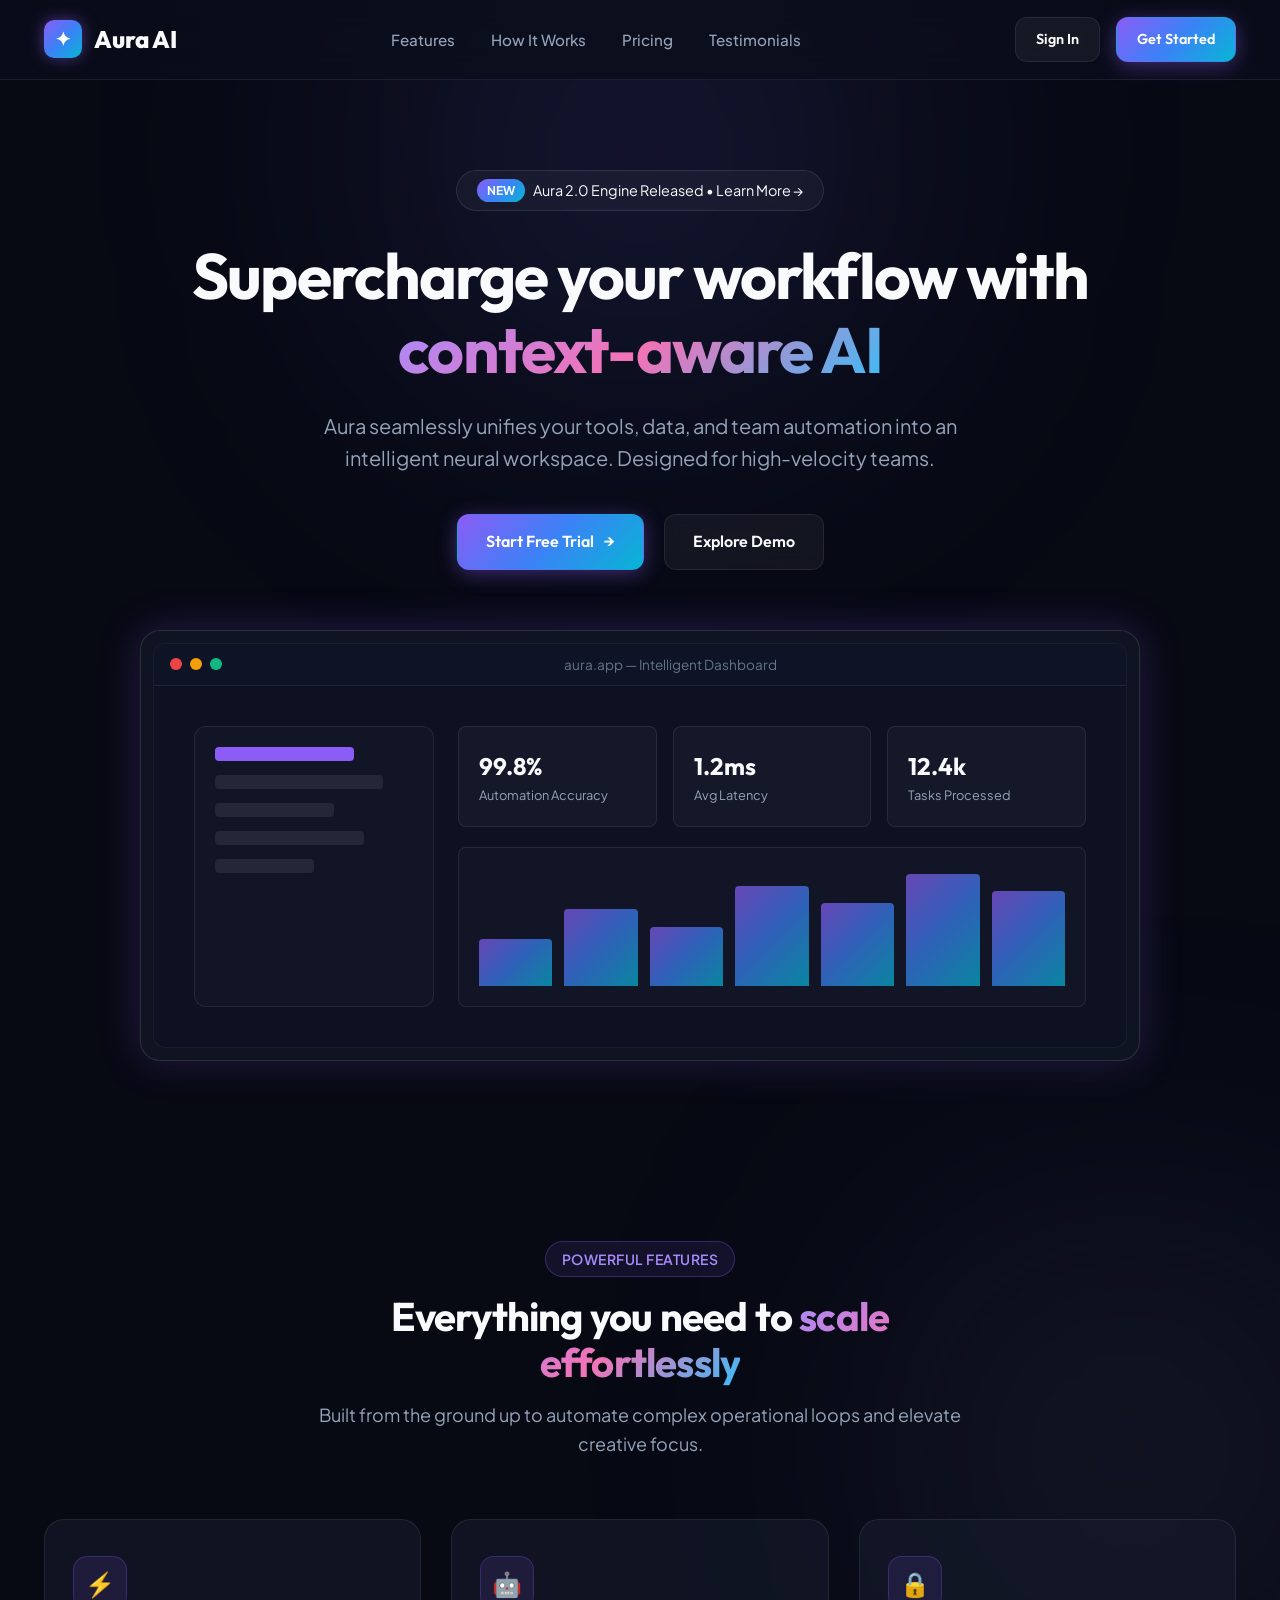
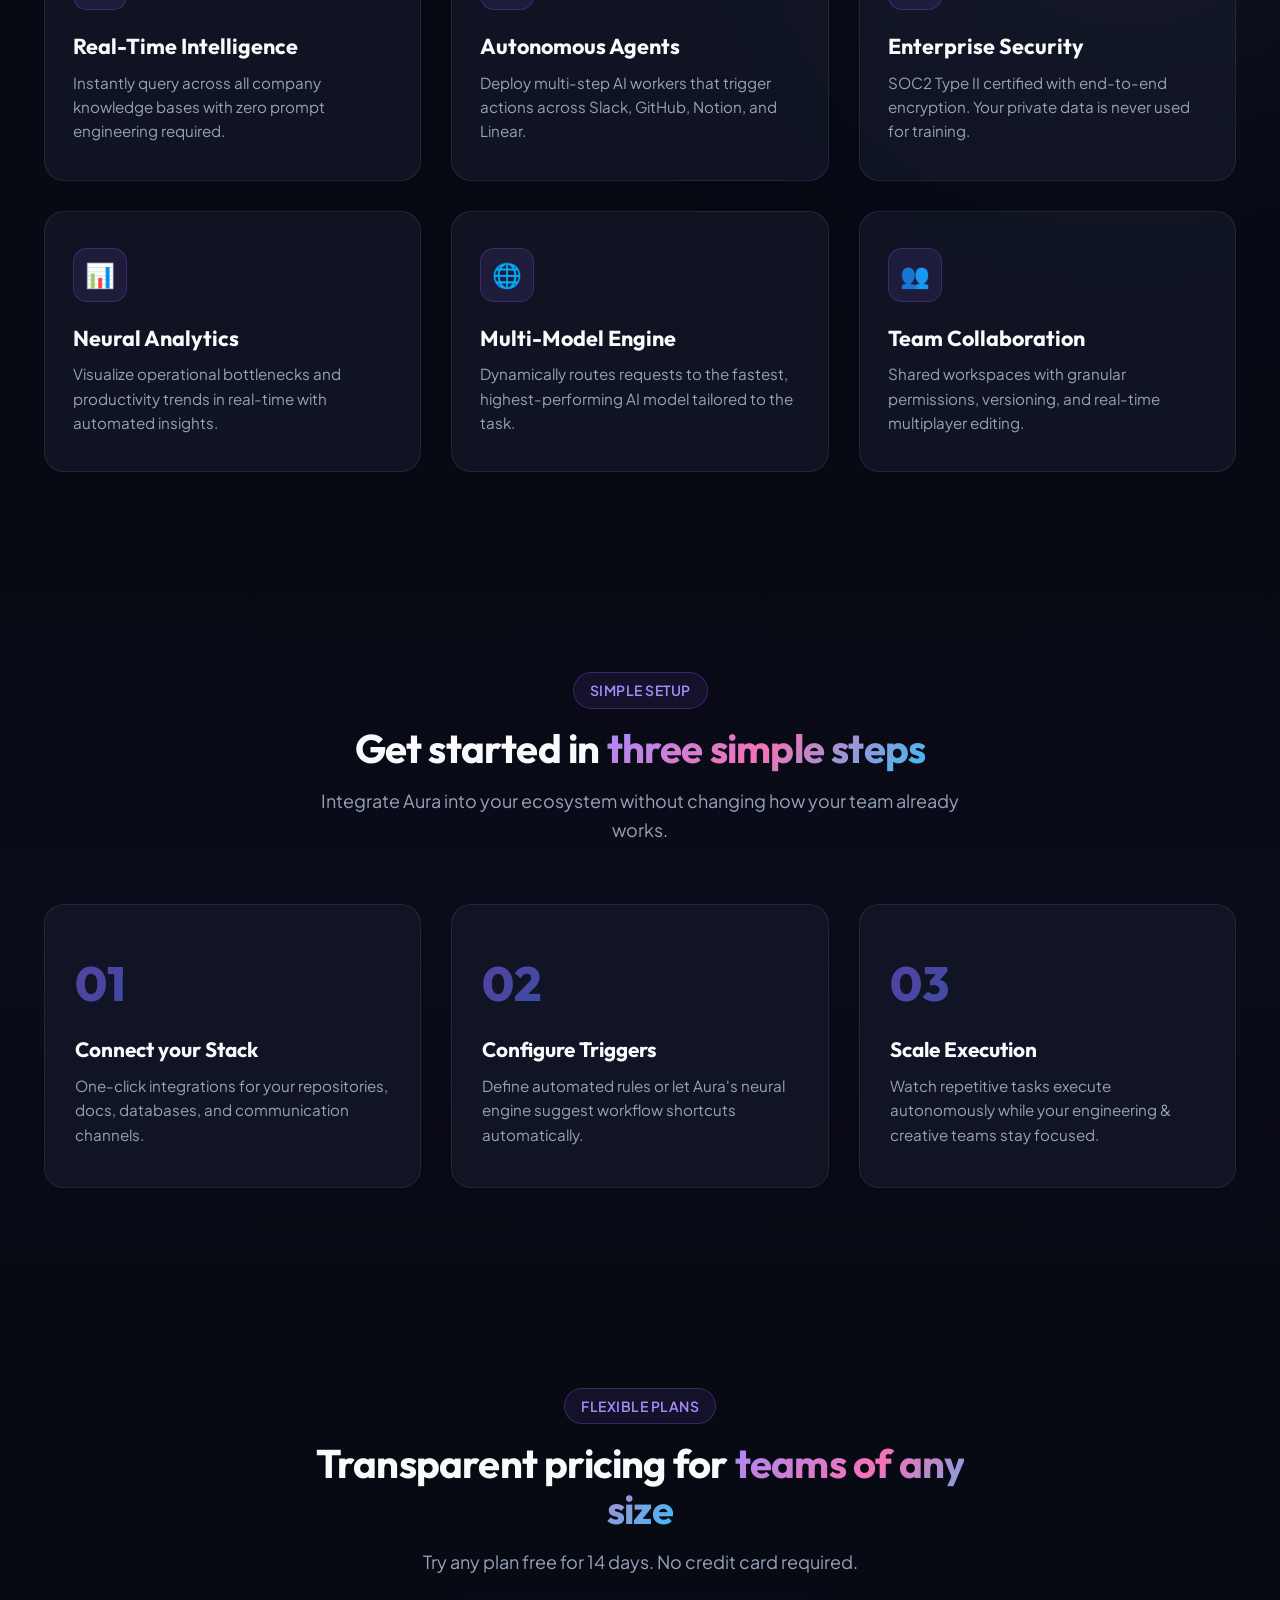
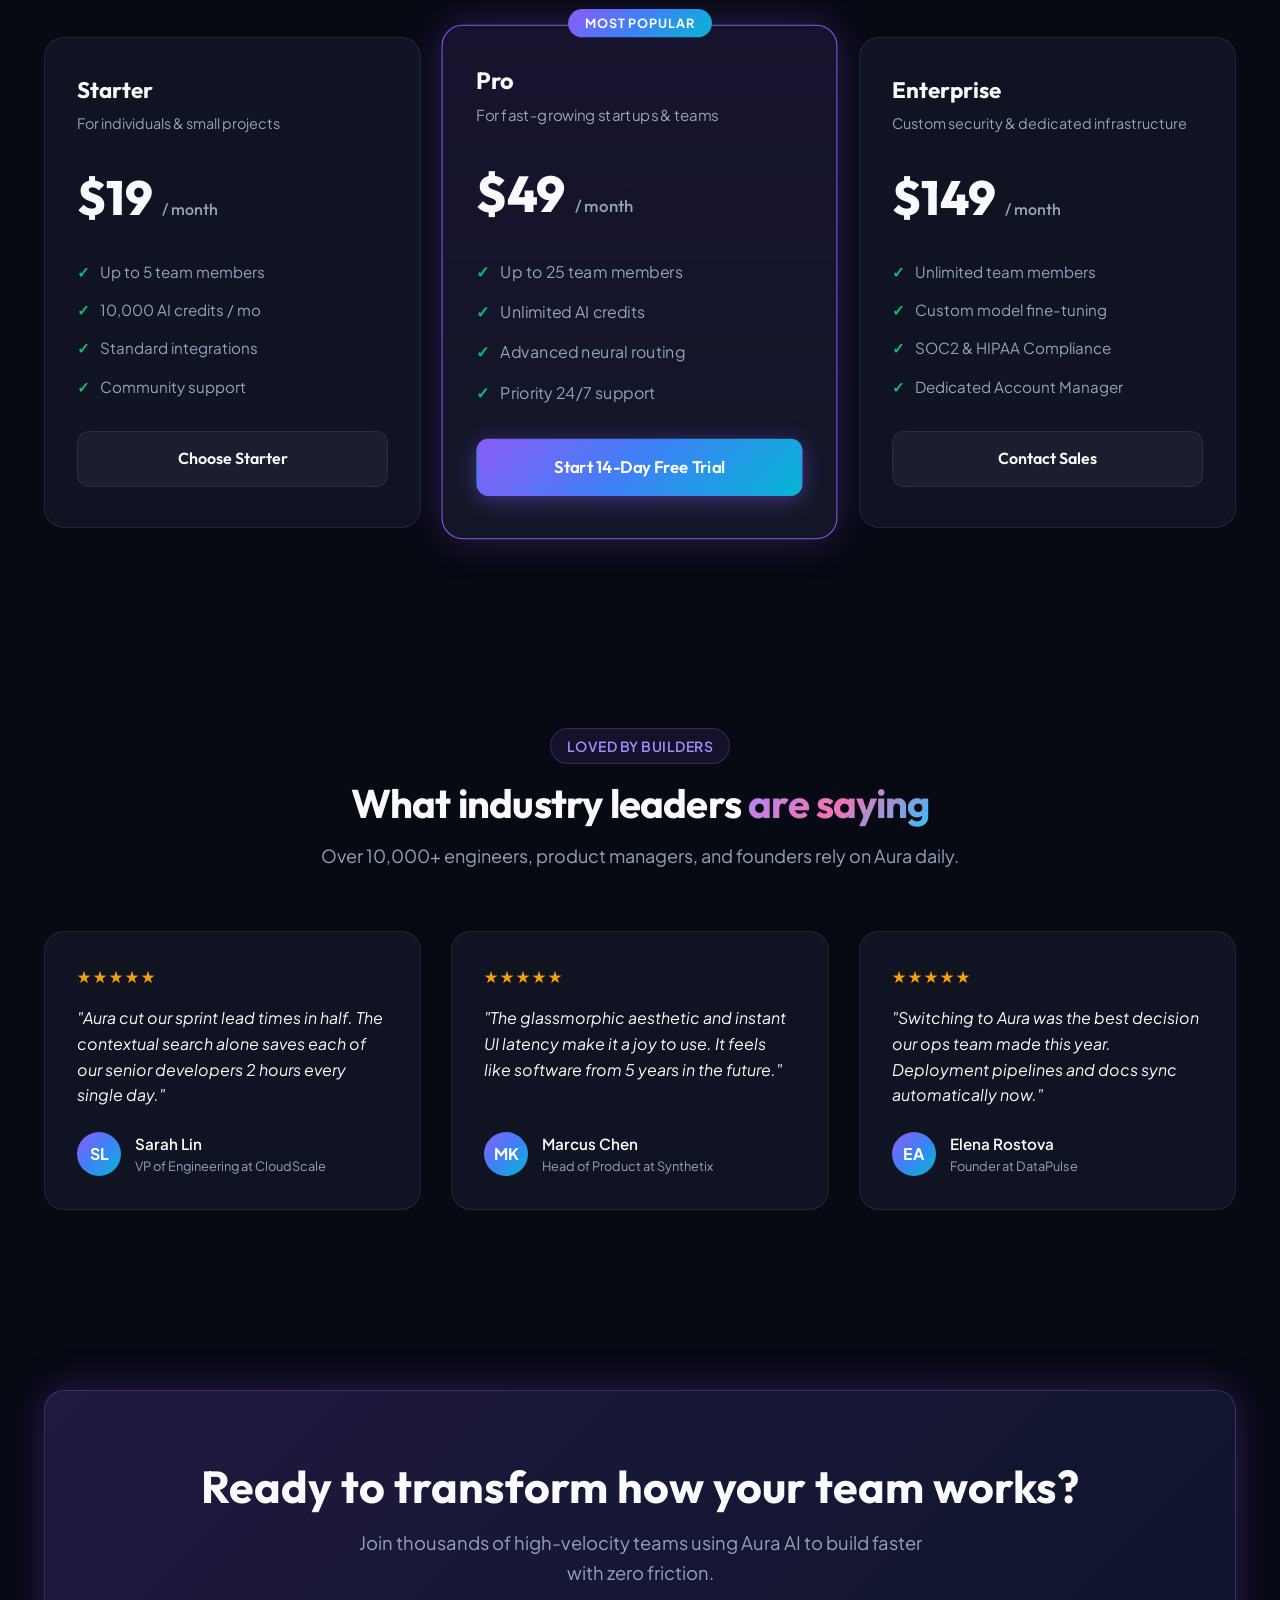
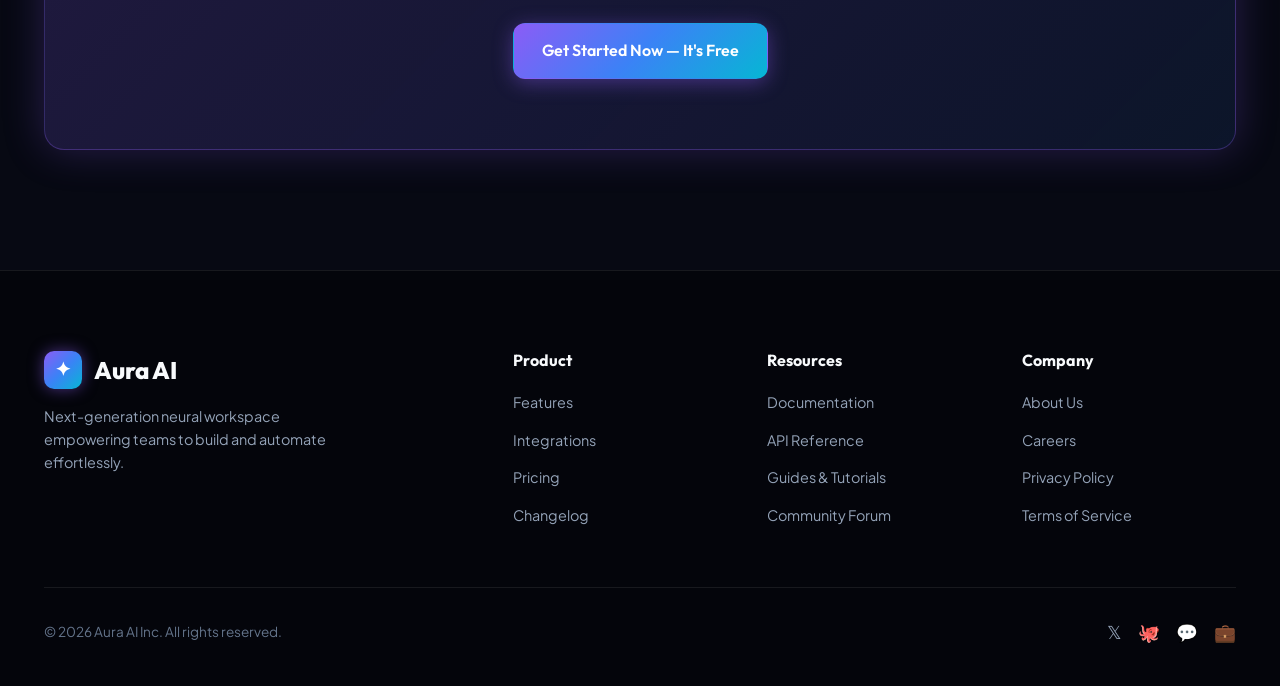
<file: OIBSIP-WebDev-L1-LandingPage/index.html>
<!DOCTYPE html>
<html lang="en">
<head>
  <meta charset="UTF-8">
  <meta name="viewport" content="width=device-width, initial-scale=1.0">
  <title>Aura AI — Next-Gen AI Productivity Workspace</title>
  <meta name="description" content="Aura AI supercharges your team's workflow with intelligent context-aware automation, real-time analytics, and neural assistance.">
  <link rel="stylesheet" href="styles.css">
</head>
<body>

  <!-- Sticky Navigation Bar -->
  <header class="navbar" id="navbar">
    <div class="container">
      <a href="#" class="logo">
        <div class="logo-icon">✦</div>
        <span>Aura AI</span>
      </a>

      <nav>
        <ul class="nav-links">
          <li><a href="#features">Features</a></li>
          <li><a href="#workflow">How It Works</a></li>
          <li><a href="#pricing">Pricing</a></li>
          <li><a href="#testimonials">Testimonials</a></li>
        </ul>
      </nav>

      <div class="nav-actions">
        <a href="#pricing" class="btn btn-secondary btn-sm">Sign In</a>
        <a href="#pricing" class="btn btn-primary btn-sm">Get Started</a>
      </div>
    </div>
  </header>

  <!-- Hero Section -->
  <section class="hero">
    <div class="container">
      <div class="hero-badge">
        <span class="hero-badge-pill">New</span>
        <span>Aura 2.0 Engine Released • Learn More &rarr;</span>
      </div>

      <h1 class="hero-title">
        Supercharge your workflow with <span class="gradient-text">context-aware AI</span>
      </h1>

      <p class="hero-subtitle">
        Aura seamlessly unifies your tools, data, and team automation into an intelligent neural workspace. Designed for high-velocity teams.
      </p>

      <div class="hero-cta-group">
        <a href="#pricing" class="btn btn-primary">Start Free Trial <span>&rarr;</span></a>
        <a href="#workflow" class="btn btn-secondary">Explore Demo</a>
      </div>

      <!-- Hero Interactive Mockup -->
      <div class="hero-preview">
        <div class="preview-window">
          <div class="window-header">
            <div class="dot dot-red"></div>
            <div class="dot dot-yellow"></div>
            <div class="dot dot-green"></div>
            <div class="window-title">aura.app — Intelligent Dashboard</div>
          </div>
          <div class="dashboard-mockup">
            <div class="mockup-sidebar">
              <div class="sidebar-item active"></div>
              <div class="sidebar-item" style="width: 85%;"></div>
              <div class="sidebar-item" style="width: 60%;"></div>
              <div class="sidebar-item" style="width: 75%;"></div>
              <div class="sidebar-item" style="width: 50%;"></div>
            </div>
            <div class="mockup-content">
              <div class="mockup-card-row">
                <div class="mockup-stat-card">
                  <div class="stat-val">99.8%</div>
                  <div class="stat-label">Automation Accuracy</div>
                </div>
                <div class="mockup-stat-card">
                  <div class="stat-val">1.2ms</div>
                  <div class="stat-label">Avg Latency</div>
                </div>
                <div class="mockup-stat-card">
                  <div class="stat-val">12.4k</div>
                  <div class="stat-label">Tasks Processed</div>
                </div>
              </div>
              <div class="mockup-chart">
                <div class="bar" style="height: 40%;"></div>
                <div class="bar" style="height: 65%;"></div>
                <div class="bar" style="height: 50%;"></div>
                <div class="bar" style="height: 85%;"></div>
                <div class="bar" style="height: 70%;"></div>
                <div class="bar" style="height: 95%;"></div>
                <div class="bar" style="height: 80%;"></div>
              </div>
            </div>
          </div>
        </div>
      </div>
    </div>
  </section>

  <!-- Features Section -->
  <section class="features" id="features">
    <div class="container">
      <div class="section-header">
        <span class="section-tag">Powerful Features</span>
        <h2 class="section-title">Everything you need to <span class="gradient-text">scale effortlessly</span></h2>
        <p class="section-desc">Built from the ground up to automate complex operational loops and elevate creative focus.</p>
      </div>

      <div class="features-grid">
        <div class="feature-card">
          <div class="feature-icon">⚡</div>
          <h3 class="feature-title">Real-Time Intelligence</h3>
          <p class="feature-desc">Instantly query across all company knowledge bases with zero prompt engineering required.</p>
        </div>

        <div class="feature-card">
          <div class="feature-icon">🤖</div>
          <h3 class="feature-title">Autonomous Agents</h3>
          <p class="feature-desc">Deploy multi-step AI workers that trigger actions across Slack, GitHub, Notion, and Linear.</p>
        </div>

        <div class="feature-card">
          <div class="feature-icon">🔒</div>
          <h3 class="feature-title">Enterprise Security</h3>
          <p class="feature-desc">SOC2 Type II certified with end-to-end encryption. Your private data is never used for training.</p>
        </div>

        <div class="feature-card">
          <div class="feature-icon">📊</div>
          <h3 class="feature-title">Neural Analytics</h3>
          <p class="feature-desc">Visualize operational bottlenecks and productivity trends in real-time with automated insights.</p>
        </div>

        <div class="feature-card">
          <div class="feature-icon">🌐</div>
          <h3 class="feature-title">Multi-Model Engine</h3>
          <p class="feature-desc">Dynamically routes requests to the fastest, highest-performing AI model tailored to the task.</p>
        </div>

        <div class="feature-card">
          <div class="feature-icon">👥</div>
          <h3 class="feature-title">Team Collaboration</h3>
          <p class="feature-desc">Shared workspaces with granular permissions, versioning, and real-time multiplayer editing.</p>
        </div>
      </div>
    </div>
  </section>

  <!-- How It Works / Workflow Section -->
  <section class="workflow" id="workflow">
    <div class="container">
      <div class="section-header">
        <span class="section-tag">Simple Setup</span>
        <h2 class="section-title">Get started in <span class="gradient-text">three simple steps</span></h2>
        <p class="section-desc">Integrate Aura into your ecosystem without changing how your team already works.</p>
      </div>

      <div class="steps-container">
        <div class="step-card">
          <div class="step-number">01</div>
          <h3 class="step-title">Connect your Stack</h3>
          <p class="step-desc">One-click integrations for your repositories, docs, databases, and communication channels.</p>
        </div>

        <div class="step-card">
          <div class="step-number">02</div>
          <h3 class="step-title">Configure Triggers</h3>
          <p class="step-desc">Define automated rules or let Aura's neural engine suggest workflow shortcuts automatically.</p>
        </div>

        <div class="step-card">
          <div class="step-number">03</div>
          <h3 class="step-title">Scale Execution</h3>
          <p class="step-desc">Watch repetitive tasks execute autonomously while your engineering & creative teams stay focused.</p>
        </div>
      </div>
    </div>
  </section>

  <!-- Pricing Section -->
  <section class="pricing" id="pricing">
    <div class="container">
      <div class="section-header">
        <span class="section-tag">Flexible Plans</span>
        <h2 class="section-title">Transparent pricing for <span class="gradient-text">teams of any size</span></h2>
        <p class="section-desc">Try any plan free for 14 days. No credit card required.</p>
      </div>

      <div class="pricing-grid">
        <!-- Starter -->
        <div class="pricing-card">
          <h3 class="plan-name">Starter</h3>
          <p class="plan-desc">For individuals & small projects</p>
          <div class="plan-price">$19 <span>/ month</span></div>
          <ul class="plan-features">
            <li><span class="check-icon">✓</span> Up to 5 team members</li>
            <li><span class="check-icon">✓</span> 10,000 AI credits / mo</li>
            <li><span class="check-icon">✓</span> Standard integrations</li>
            <li><span class="check-icon">✓</span> Community support</li>
          </ul>
          <a href="#" class="btn btn-secondary btn-full">Choose Starter</a>
        </div>

        <!-- Pro (Popular) -->
        <div class="pricing-card popular">
          <div class="popular-badge">Most Popular</div>
          <h3 class="plan-name">Pro</h3>
          <p class="plan-desc">For fast-growing startups & teams</p>
          <div class="plan-price">$49 <span>/ month</span></div>
          <ul class="plan-features">
            <li><span class="check-icon">✓</span> Up to 25 team members</li>
            <li><span class="check-icon">✓</span> Unlimited AI credits</li>
            <li><span class="check-icon">✓</span> Advanced neural routing</li>
            <li><span class="check-icon">✓</span> Priority 24/7 support</li>
          </ul>
          <a href="#" class="btn btn-primary btn-full">Start 14-Day Free Trial</a>
        </div>

        <!-- Enterprise -->
        <div class="pricing-card">
          <h3 class="plan-name">Enterprise</h3>
          <p class="plan-desc">Custom security & dedicated infrastructure</p>
          <div class="plan-price">$149 <span>/ month</span></div>
          <ul class="plan-features">
            <li><span class="check-icon">✓</span> Unlimited team members</li>
            <li><span class="check-icon">✓</span> Custom model fine-tuning</li>
            <li><span class="check-icon">✓</span> SOC2 & HIPAA Compliance</li>
            <li><span class="check-icon">✓</span> Dedicated Account Manager</li>
          </ul>
          <a href="#" class="btn btn-secondary btn-full">Contact Sales</a>
        </div>
      </div>
    </div>
  </section>

  <!-- Testimonials Section -->
  <section class="testimonials" id="testimonials">
    <div class="container">
      <div class="section-header">
        <span class="section-tag">Loved by Builders</span>
        <h2 class="section-title">What industry leaders <span class="gradient-text">are saying</span></h2>
        <p class="section-desc">Over 10,000+ engineers, product managers, and founders rely on Aura daily.</p>
      </div>

      <div class="testimonials-grid">
        <div class="testimonial-card">
          <div>
            <div class="stars">★★★★★</div>
            <p class="quote-text">"Aura cut our sprint lead times in half. The contextual search alone saves each of our senior developers 2 hours every single day."</p>
          </div>
          <div class="author-info">
            <div class="avatar">SL</div>
            <div>
              <div class="author-name">Sarah Lin</div>
              <div class="author-role">VP of Engineering at CloudScale</div>
            </div>
          </div>
        </div>

        <div class="testimonial-card">
          <div>
            <div class="stars">★★★★★</div>
            <p class="quote-text">"The glassmorphic aesthetic and instant UI latency make it a joy to use. It feels like software from 5 years in the future."</p>
          </div>
          <div class="author-info">
            <div class="avatar">MK</div>
            <div>
              <div class="author-name">Marcus Chen</div>
              <div class="author-role">Head of Product at Synthetix</div>
            </div>
          </div>
        </div>

        <div class="testimonial-card">
          <div>
            <div class="stars">★★★★★</div>
            <p class="quote-text">"Switching to Aura was the best decision our ops team made this year. Deployment pipelines and docs sync automatically now."</p>
          </div>
          <div class="author-info">
            <div class="avatar">EA</div>
            <div>
              <div class="author-name">Elena Rostova</div>
              <div class="author-role">Founder at DataPulse</div>
            </div>
          </div>
        </div>
      </div>
    </div>
  </section>

  <!-- Bottom CTA Banner -->
  <section class="cta-banner">
    <div class="container">
      <div class="cta-box">
        <h2 class="cta-title">Ready to transform how your team works?</h2>
        <p class="cta-desc">Join thousands of high-velocity teams using Aura AI to build faster with zero friction.</p>
        <a href="#pricing" class="btn btn-primary btn-lg">Get Started Now — It's Free</a>
      </div>
    </div>
  </section>

  <!-- Footer -->
  <footer class="footer">
    <div class="container">
      <div class="footer-grid">
        <div class="footer-brand">
          <a href="#" class="logo">
            <div class="logo-icon">✦</div>
            <span>Aura AI</span>
          </a>
          <p>Next-generation neural workspace empowering teams to build and automate effortlessly.</p>
        </div>

        <div class="footer-col">
          <h4>Product</h4>
          <ul>
            <li><a href="#features">Features</a></li>
            <li><a href="#workflow">Integrations</a></li>
            <li><a href="#pricing">Pricing</a></li>
            <li><a href="#">Changelog</a></li>
          </ul>
        </div>

        <div class="footer-col">
          <h4>Resources</h4>
          <ul>
            <li><a href="#">Documentation</a></li>
            <li><a href="#">API Reference</a></li>
            <li><a href="#">Guides & Tutorials</a></li>
            <li><a href="#">Community Forum</a></li>
          </ul>
        </div>

        <div class="footer-col">
          <h4>Company</h4>
          <ul>
            <li><a href="#">About Us</a></li>
            <li><a href="#">Careers</a></li>
            <li><a href="#">Privacy Policy</a></li>
            <li><a href="#">Terms of Service</a></li>
          </ul>
        </div>
      </div>

      <div class="footer-bottom">
        <p>&copy; 2026 Aura AI Inc. All rights reserved.</p>
        <div class="social-links">
          <a href="#" aria-label="Twitter">𝕏</a>
          <a href="#" aria-label="GitHub">🐙</a>
          <a href="#" aria-label="Discord">💬</a>
          <a href="#" aria-label="LinkedIn">💼</a>
        </div>
      </div>
    </div>
  </footer>

</body>
</html>
</file>
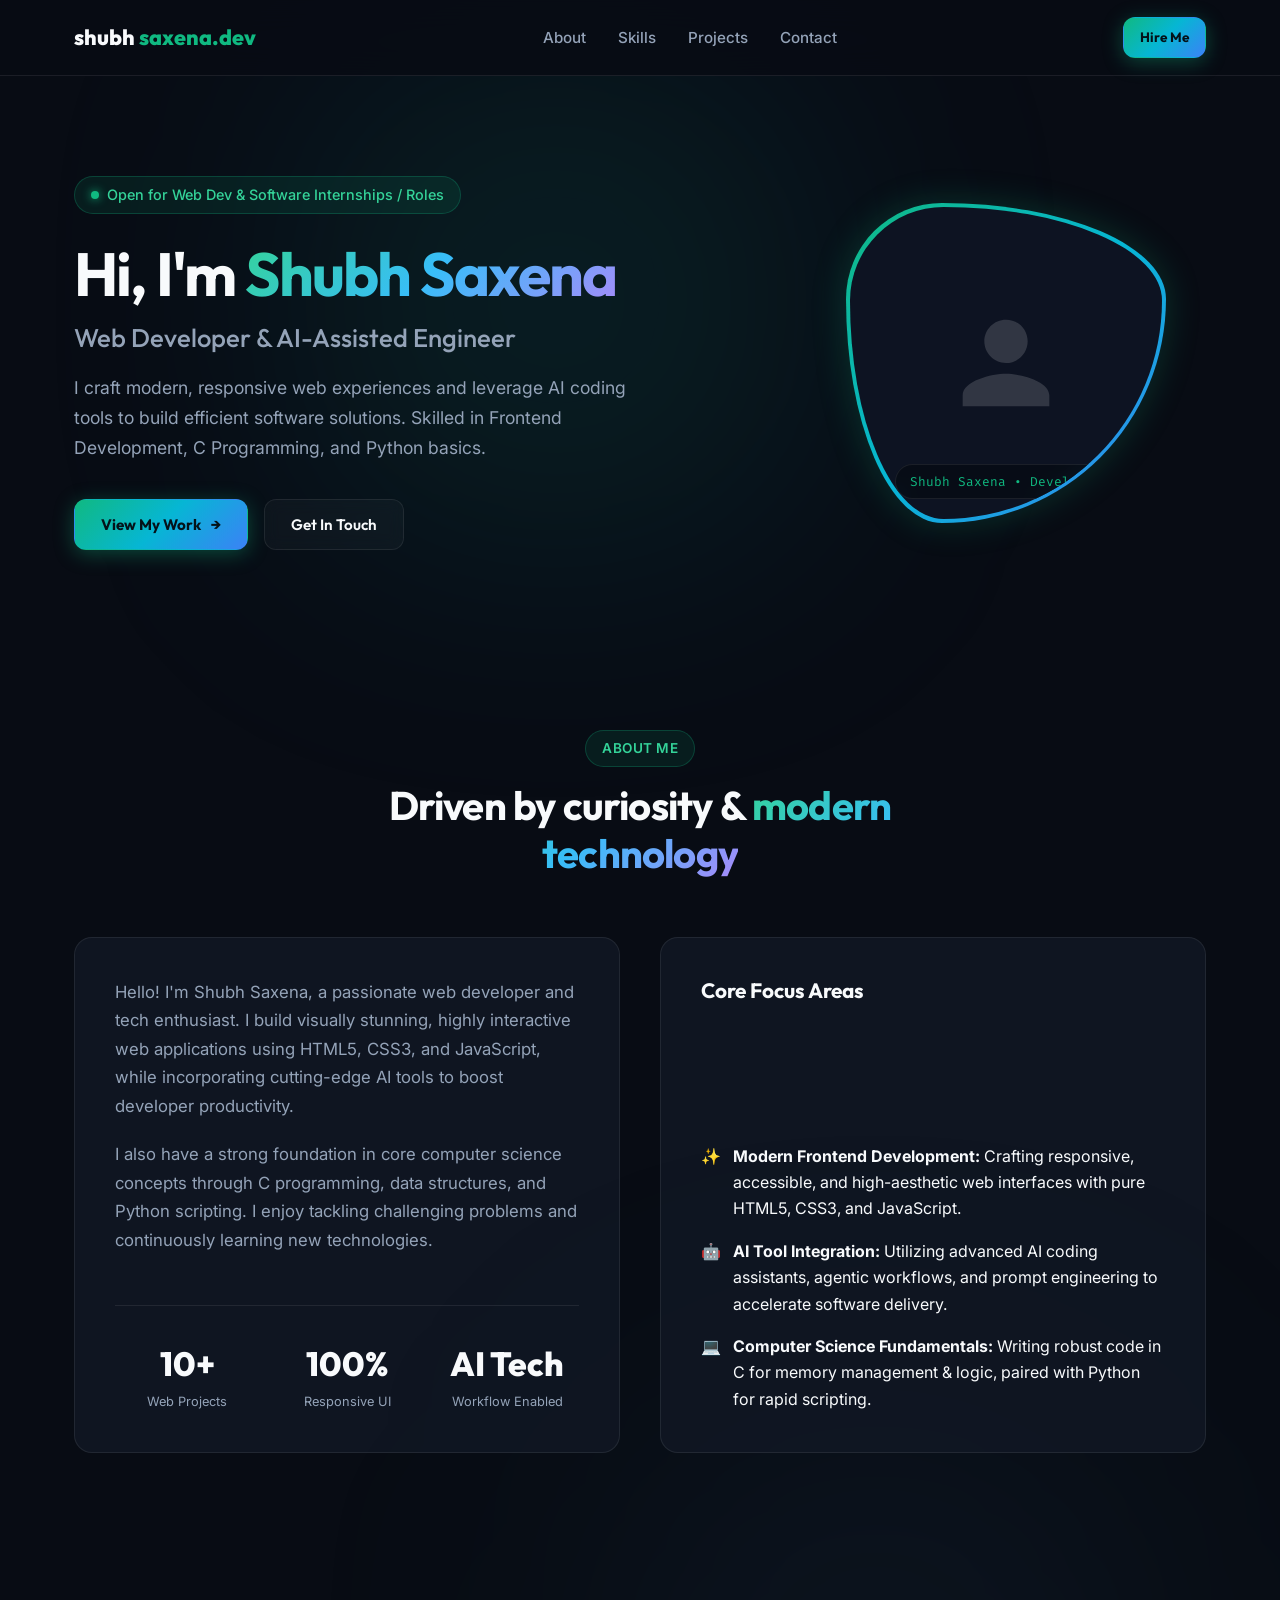
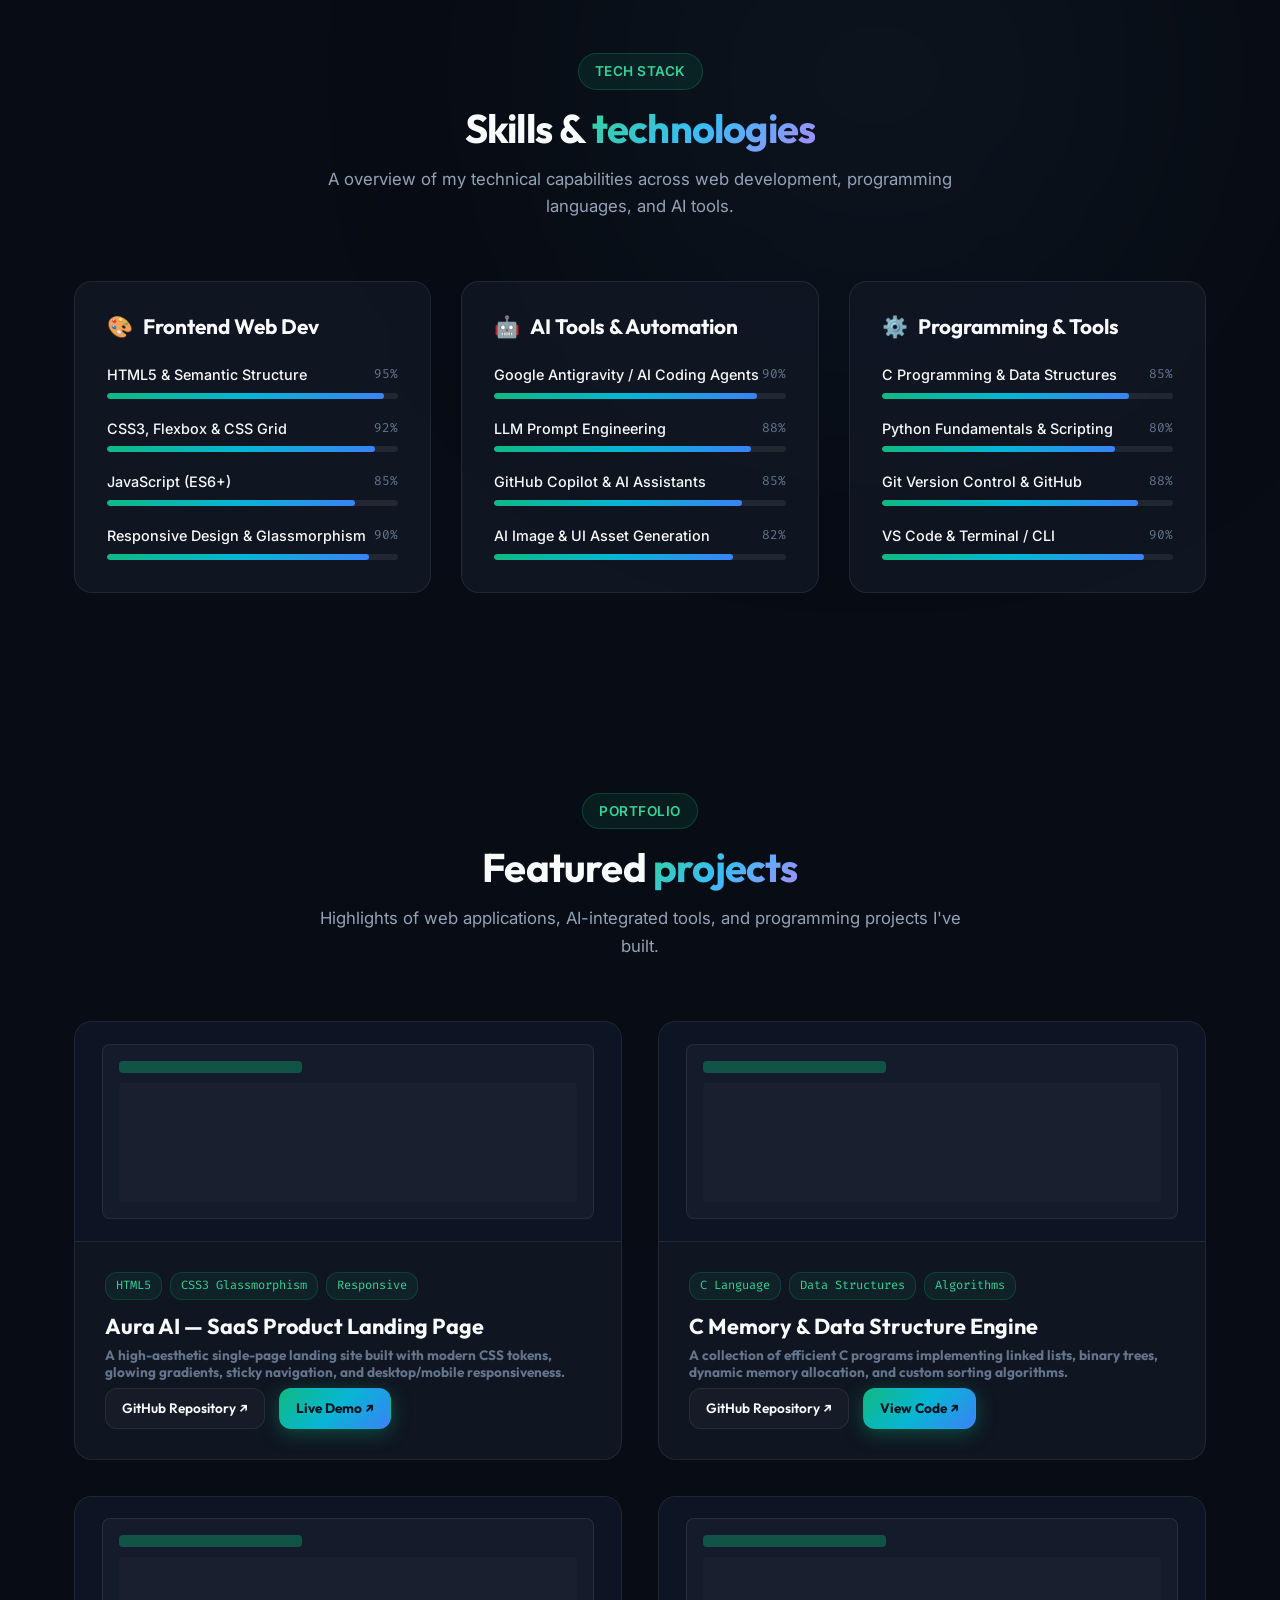
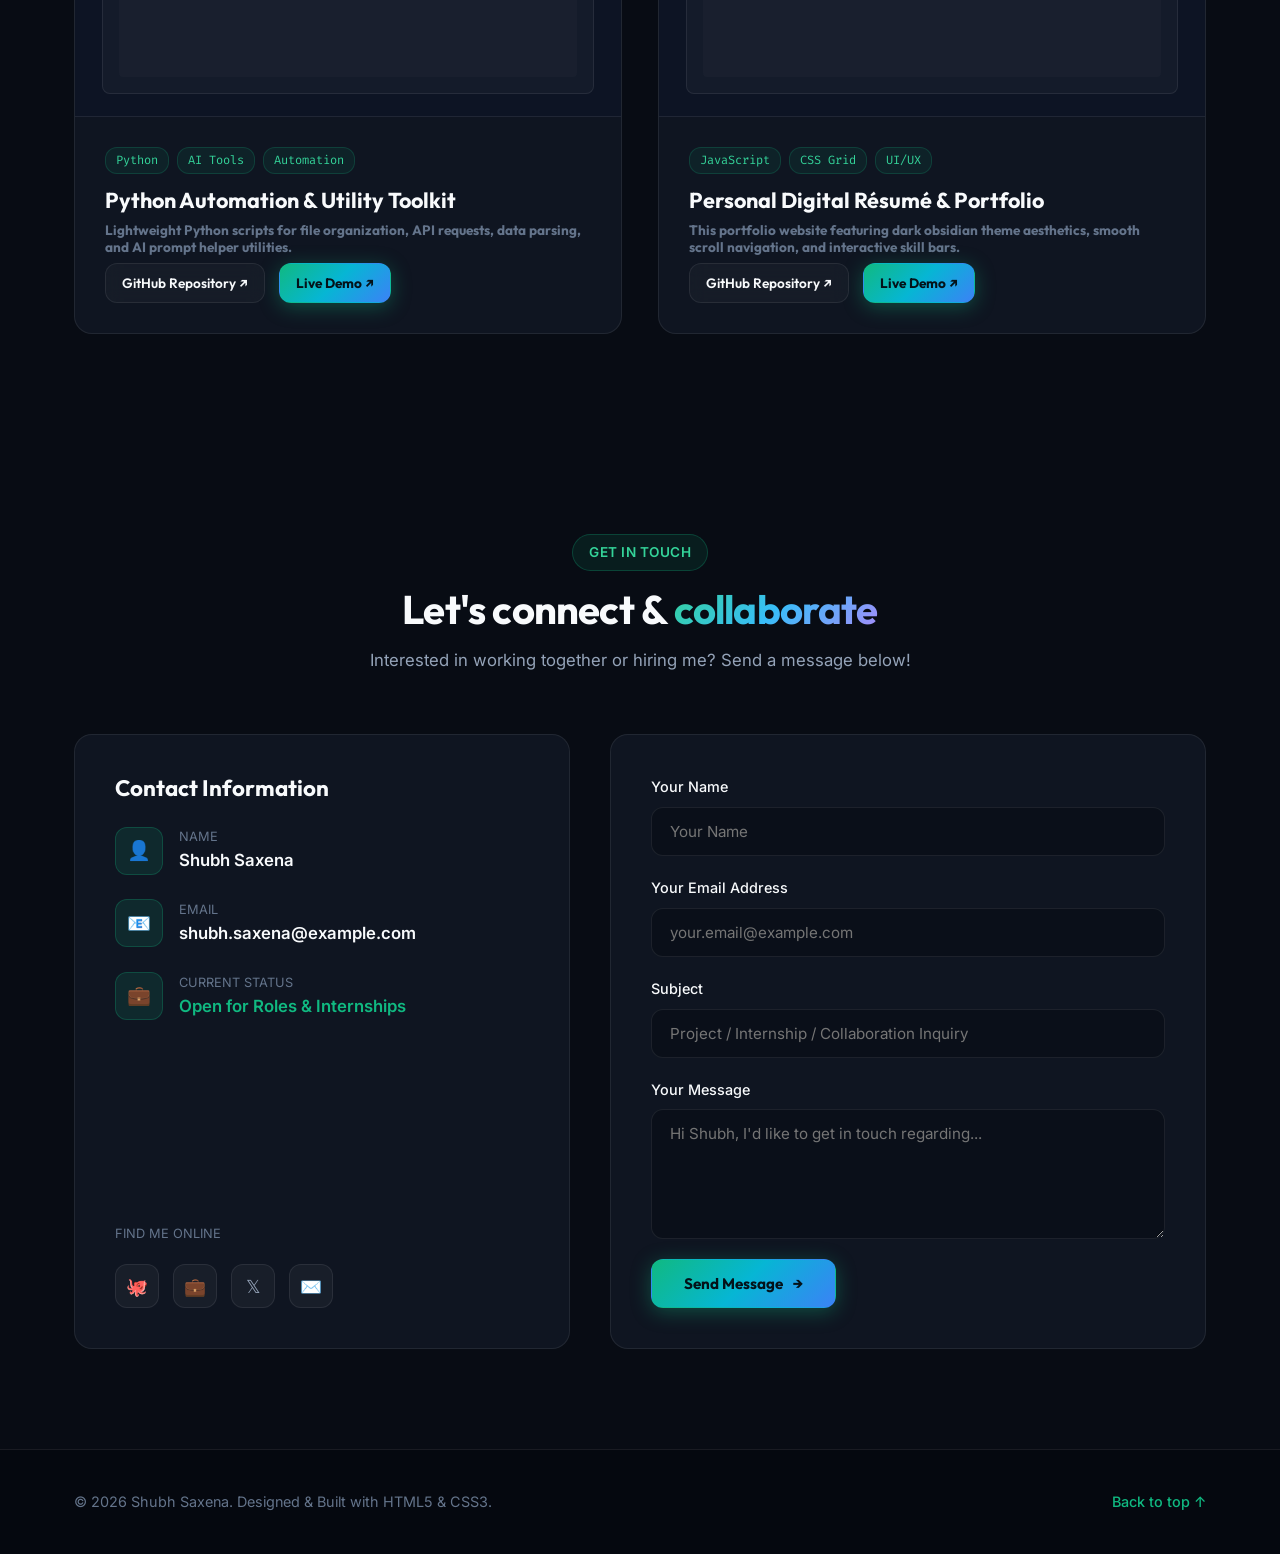
<file: OIBSIP-WebDev-L2-PersonalPortfolio/index.html>
<!DOCTYPE html>
<html lang="en">
<head>
  <meta charset="UTF-8">
  <meta name="viewport" content="width=device-width, initial-scale=1.0">
  <title>Shubh Saxena — Web Developer & AI Software Engineer</title>
  <meta name="description" content="Personal portfolio and digital résumé of Shubh Saxena, showcasing frontend web development, AI tool integration, C programming, and Python skills.">
  <link rel="stylesheet" href="styles.css">
</head>
<body>

  <!-- Sticky Navbar -->
  <header class="navbar">
    <div class="container">
      <a href="#" class="brand-logo">
        shubh<span>saxena.dev</span>
      </a>

      <nav>
        <ul class="nav-links">
          <li><a href="#about">About</a></li>
          <li><a href="#skills">Skills</a></li>
          <li><a href="#projects">Projects</a></li>
          <li><a href="#contact">Contact</a></li>
        </ul>
      </nav>

      <a href="#contact" class="btn btn-primary btn-sm">Hire Me</a>
    </div>
  </header>

  <!-- Hero / Profile Section -->
  <section class="hero" id="hero">
    <div class="container">
      <div class="hero-grid">
        <div class="hero-content">
          <div class="greeting-badge">
            <span class="pulse-dot"></span>
            Open for Web Dev & Software Internships / Roles
          </div>

          <h1 class="hero-name">
            Hi, I'm <span class="gradient-text">Shubh Saxena</span>
          </h1>

          <h2 class="hero-role">Web Developer & AI-Assisted Engineer</h2>

          <p class="hero-bio">
            I craft modern, responsive web experiences and leverage AI coding tools to build efficient software solutions. Skilled in Frontend Development, C Programming, and Python basics.
          </p>

          <div class="hero-cta">
            <a href="#projects" class="btn btn-primary">View My Work <span>&rarr;</span></a>
            <a href="#contact" class="btn btn-outline">Get In Touch</a>
          </div>
        </div>

        <!-- Avatar Image Placeholder -->
        <div class="avatar-container">
          <div class="avatar-frame">
            <div class="avatar-img-wrapper">
              <svg class="avatar-placeholder-svg" viewBox="0 0 24 24">
                <path d="M12 12c2.21 0 4-1.79 4-4s-1.79-4-4-4-4 1.79-4 4 1.79 4 4 4zm0 2c-2.67 0-8 1.34-8 4v2h16v-2c0-2.66-5.33-4-8-4z"/>
              </svg>
              <div class="avatar-tag">Shubh Saxena • Developer</div>
            </div>
          </div>
        </div>
      </div>
    </div>
  </section>

  <!-- About Me Section -->
  <section class="section-padding" id="about">
    <div class="container">
      <div class="section-header">
        <span class="section-tag">About Me</span>
        <h2 class="section-title">Driven by curiosity & <span class="gradient-text">modern technology</span></h2>
      </div>

      <div class="about-grid">
        <div class="about-card">
          <p class="about-text">
            Hello! I'm Shubh Saxena, a passionate web developer and tech enthusiast. I build visually stunning, highly interactive web applications using HTML5, CSS3, and JavaScript, while incorporating cutting-edge AI tools to boost developer productivity.
          </p>
          <p class="about-text">
            I also have a strong foundation in core computer science concepts through C programming, data structures, and Python scripting. I enjoy tackling challenging problems and continuously learning new technologies.
          </p>

          <div class="stats-grid">
            <div class="stat-item">
              <div class="stat-number">10+</div>
              <div class="stat-label">Web Projects</div>
            </div>
            <div class="stat-item">
              <div class="stat-number">100%</div>
              <div class="stat-label">Responsive UI</div>
            </div>
            <div class="stat-item">
              <div class="stat-number">AI Tech</div>
              <div class="stat-label">Workflow Enabled</div>
            </div>
          </div>
        </div>

        <div class="about-card">
          <h3 style="margin-bottom: 20px; font-size: 1.3rem;">Core Focus Areas</h3>
          <ul style="list-style: none; display: flex; flex-direction: column; gap: 16px;">
            <li style="display: flex; gap: 12px; align-items: flex-start;">
              <span style="color: var(--accent-emerald); font-weight: bold;">✨</span>
              <div>
                <strong>Modern Frontend Development:</strong> Crafting responsive, accessible, and high-aesthetic web interfaces with pure HTML5, CSS3, and JavaScript.
              </div>
            </li>
            <li style="display: flex; gap: 12px; align-items: flex-start;">
              <span style="color: var(--accent-emerald); font-weight: bold;">🤖</span>
              <div>
                <strong>AI Tool Integration:</strong> Utilizing advanced AI coding assistants, agentic workflows, and prompt engineering to accelerate software delivery.
              </div>
            </li>
            <li style="display: flex; gap: 12px; align-items: flex-start;">
              <span style="color: var(--accent-emerald); font-weight: bold;">💻</span>
              <div>
                <strong>Computer Science Fundamentals:</strong> Writing robust code in C for memory management & logic, paired with Python for rapid scripting.
              </div>
            </li>
          </ul>
        </div>
      </div>
    </div>
  </section>

  <!-- Skills Section -->
  <section class="section-padding" id="skills">
    <div class="container">
      <div class="section-header">
        <span class="section-tag">Tech Stack</span>
        <h2 class="section-title">Skills & <span class="gradient-text">technologies</span></h2>
        <p class="section-desc">A overview of my technical capabilities across web development, programming languages, and AI tools.</p>
      </div>

      <div class="skills-grid">
        <!-- Category 1: Frontend Web Dev -->
        <div class="skill-category-card">
          <h3 class="category-title"><span class="category-icon">🎨</span> Frontend Web Dev</h3>
          <div class="skill-list">
            <div class="skill-item">
              <div class="skill-info">
                <span class="skill-name">HTML5 & Semantic Structure</span>
                <span class="skill-pct">95%</span>
              </div>
              <div class="progress-bar"><div class="progress-fill" style="width: 95%;"></div></div>
            </div>

            <div class="skill-item">
              <div class="skill-info">
                <span class="skill-name">CSS3, Flexbox & CSS Grid</span>
                <span class="skill-pct">92%</span>
              </div>
              <div class="progress-bar"><div class="progress-fill" style="width: 92%;"></div></div>
            </div>

            <div class="skill-item">
              <div class="skill-info">
                <span class="skill-name">JavaScript (ES6+)</span>
                <span class="skill-pct">85%</span>
              </div>
              <div class="progress-bar"><div class="progress-fill" style="width: 85%;"></div></div>
            </div>

            <div class="skill-item">
              <div class="skill-info">
                <span class="skill-name">Responsive Design & Glassmorphism</span>
                <span class="skill-pct">90%</span>
              </div>
              <div class="progress-bar"><div class="progress-fill" style="width: 90%;"></div></div>
            </div>
          </div>
        </div>

        <!-- Category 2: AI Tools & Workflows -->
        <div class="skill-category-card">
          <h3 class="category-title"><span class="category-icon">🤖</span> AI Tools & Automation</h3>
          <div class="skill-list">
            <div class="skill-item">
              <div class="skill-info">
                <span class="skill-name">Google Antigravity / AI Coding Agents</span>
                <span class="skill-pct">90%</span>
              </div>
              <div class="progress-bar"><div class="progress-fill" style="width: 90%;"></div></div>
            </div>

            <div class="skill-item">
              <div class="skill-info">
                <span class="skill-name">LLM Prompt Engineering</span>
                <span class="skill-pct">88%</span>
              </div>
              <div class="progress-bar"><div class="progress-fill" style="width: 88%;"></div></div>
            </div>

            <div class="skill-item">
              <div class="skill-info">
                <span class="skill-name">GitHub Copilot & AI Assistants</span>
                <span class="skill-pct">85%</span>
              </div>
              <div class="progress-bar"><div class="progress-fill" style="width: 85%;"></div></div>
            </div>

            <div class="skill-item">
              <div class="skill-info">
                <span class="skill-name">AI Image & UI Asset Generation</span>
                <span class="skill-pct">82%</span>
              </div>
              <div class="progress-bar"><div class="progress-fill" style="width: 82%;"></div></div>
            </div>
          </div>
        </div>

        <!-- Category 3: Core Programming & Tools -->
        <div class="skill-category-card">
          <h3 class="category-title"><span class="category-icon">⚙️</span> Programming & Tools</h3>
          <div class="skill-list">
            <div class="skill-item">
              <div class="skill-info">
                <span class="skill-name">C Programming & Data Structures</span>
                <span class="skill-pct">85%</span>
              </div>
              <div class="progress-bar"><div class="progress-fill" style="width: 85%;"></div></div>
            </div>

            <div class="skill-item">
              <div class="skill-info">
                <span class="skill-name">Python Fundamentals & Scripting</span>
                <span class="skill-pct">80%</span>
              </div>
              <div class="progress-bar"><div class="progress-fill" style="width: 80%;"></div></div>
            </div>

            <div class="skill-item">
              <div class="skill-info">
                <span class="skill-name">Git Version Control & GitHub</span>
                <span class="skill-pct">88%</span>
              </div>
              <div class="progress-bar"><div class="progress-fill" style="width: 88%;"></div></div>
            </div>

            <div class="skill-item">
              <div class="skill-info">
                <span class="skill-name">VS Code & Terminal / CLI</span>
                <span class="skill-pct">90%</span>
              </div>
              <div class="progress-bar"><div class="progress-fill" style="width: 90%;"></div></div>
            </div>
          </div>
        </div>
      </div>
    </div>
  </section>

  <!-- Projects Section -->
  <section class="section-padding" id="projects">
    <div class="container">
      <div class="section-header">
        <span class="section-tag">Portfolio</span>
        <h2 class="section-title">Featured <span class="gradient-text">projects</span></h2>
        <p class="section-desc">Highlights of web applications, AI-integrated tools, and programming projects I've built.</p>
      </div>

      <div class="projects-grid">
        <!-- Project Card 1 -->
        <div class="project-card">
          <div class="project-image">
            <div class="project-preview-placeholder">
              <div class="placeholder-header"></div>
              <div class="placeholder-body"></div>
            </div>
          </div>
          <div class="project-body">
            <div class="project-tags">
              <span class="tag">HTML5</span>
              <span class="tag">CSS3 Glassmorphism</span>
              <span class="tag">Responsive</span>
            </div>
            <h3 class="project-title">Aura AI — SaaS Product Landing Page</h3>
            <h4 style="font-size: 0.85rem; color: var(--text-dim); margin-bottom: 8px;">A high-aesthetic single-page landing site built with modern CSS tokens, glowing gradients, sticky navigation, and desktop/mobile responsiveness.</h4>
            <div class="project-links">
              <a href="https://github.com/shubhsaxena" target="_blank" rel="noopener" class="btn btn-outline btn-sm">GitHub Repository ↗</a>
              <a href="#" class="btn btn-primary btn-sm">Live Demo ↗</a>
            </div>
          </div>
        </div>

        <!-- Project Card 2 -->
        <div class="project-card">
          <div class="project-image">
            <div class="project-preview-placeholder">
              <div class="placeholder-header"></div>
              <div class="placeholder-body"></div>
            </div>
          </div>
          <div class="project-body">
            <div class="project-tags">
              <span class="tag">C Language</span>
              <span class="tag">Data Structures</span>
              <span class="tag">Algorithms</span>
            </div>
            <h3 class="project-title">C Memory & Data Structure Engine</h3>
            <h4 style="font-size: 0.85rem; color: var(--text-dim); margin-bottom: 8px;">A collection of efficient C programs implementing linked lists, binary trees, dynamic memory allocation, and custom sorting algorithms.</h4>
            <div class="project-links">
              <a href="https://github.com/shubhsaxena" target="_blank" rel="noopener" class="btn btn-outline btn-sm">GitHub Repository ↗</a>
              <a href="#" class="btn btn-primary btn-sm">View Code ↗</a>
            </div>
          </div>
        </div>

        <!-- Project Card 3 -->
        <div class="project-card">
          <div class="project-image">
            <div class="project-preview-placeholder">
              <div class="placeholder-header"></div>
              <div class="placeholder-body"></div>
            </div>
          </div>
          <div class="project-body">
            <div class="project-tags">
              <span class="tag">Python</span>
              <span class="tag">AI Tools</span>
              <span class="tag">Automation</span>
            </div>
            <h3 class="project-title">Python Automation & Utility Toolkit</h3>
            <h4 style="font-size: 0.85rem; color: var(--text-dim); margin-bottom: 8px;">Lightweight Python scripts for file organization, API requests, data parsing, and AI prompt helper utilities.</h4>
            <div class="project-links">
              <a href="https://github.com/shubhsaxena" target="_blank" rel="noopener" class="btn btn-outline btn-sm">GitHub Repository ↗</a>
              <a href="#" class="btn btn-primary btn-sm">Live Demo ↗</a>
            </div>
          </div>
        </div>

        <!-- Project Card 4 -->
        <div class="project-card">
          <div class="project-image">
            <div class="project-preview-placeholder">
              <div class="placeholder-header"></div>
              <div class="placeholder-body"></div>
            </div>
          </div>
          <div class="project-body">
            <div class="project-tags">
              <span class="tag">JavaScript</span>
              <span class="tag">CSS Grid</span>
              <span class="tag">UI/UX</span>
            </div>
            <h3 class="project-title">Personal Digital Résumé & Portfolio</h3>
            <h4 style="font-size: 0.85rem; color: var(--text-dim); margin-bottom: 8px;">This portfolio website featuring dark obsidian theme aesthetics, smooth scroll navigation, and interactive skill bars.</h4>
            <div class="project-links">
              <a href="https://github.com/shubhsaxena" target="_blank" rel="noopener" class="btn btn-outline btn-sm">GitHub Repository ↗</a>
              <a href="#" class="btn btn-primary btn-sm">Live Demo ↗</a>
            </div>
          </div>
        </div>
      </div>
    </div>
  </section>

  <!-- Contact Section -->
  <section class="section-padding" id="contact">
    <div class="container">
      <div class="section-header">
        <span class="section-tag">Get In Touch</span>
        <h2 class="section-title">Let's connect & <span class="gradient-text">collaborate</span></h2>
        <p class="section-desc">Interested in working together or hiring me? Send a message below!</p>
      </div>

      <div class="contact-grid">
        <!-- Contact Details -->
        <div class="contact-info-card">
          <div>
            <h3 style="font-size: 1.4rem; margin-bottom: 24px;">Contact Information</h3>

            <div class="info-item">
              <div class="info-icon">👤</div>
              <div>
                <div class="info-label">Name</div>
                <div class="info-value">Shubh Saxena</div>
              </div>
            </div>

            <div class="info-item">
              <div class="info-icon">📧</div>
              <div>
                <div class="info-label">Email</div>
                <a href="mailto:shubh.saxena@example.com" class="info-value">shubh.saxena@example.com</a>
              </div>
            </div>

            <div class="info-item">
              <div class="info-icon">💼</div>
              <div>
                <div class="info-label">Current Status</div>
                <div class="info-value" style="color: var(--accent-emerald);">Open for Roles & Internships</div>
              </div>
            </div>
          </div>

          <div>
            <div class="info-label" style="margin-bottom: 8px;">Find Me Online</div>
            <div class="social-links">
              <a href="https://github.com/shubhsaxena" target="_blank" rel="noopener" class="social-icon" aria-label="GitHub">🐙</a>
              <a href="https://linkedin.com/in/shubhsaxena" target="_blank" rel="noopener" class="social-icon" aria-label="LinkedIn">💼</a>
              <a href="https://twitter.com" target="_blank" rel="noopener" class="social-icon" aria-label="Twitter">𝕏</a>
              <a href="mailto:shubh.saxena@example.com" class="social-icon" aria-label="Email">✉️</a>
            </div>
          </div>
        </div>

        <!-- Contact Form -->
        <form class="contact-form" action="#" method="POST" onsubmit="event.preventDefault(); alert('Thank you Shubh! Your message placeholder has been triggered.');">
          <div class="form-group">
            <label class="form-label" for="name">Your Name</label>
            <input class="form-input" type="text" id="name" name="name" placeholder="Your Name" required>
          </div>

          <div class="form-group">
            <label class="form-label" for="email">Your Email Address</label>
            <input class="form-input" type="email" id="email" name="email" placeholder="your.email@example.com" required>
          </div>

          <div class="form-group">
            <label class="form-label" for="subject">Subject</label>
            <input class="form-input" type="text" id="subject" name="subject" placeholder="Project / Internship / Collaboration Inquiry" required>
          </div>

          <div class="form-group">
            <label class="form-label" for="message">Your Message</label>
            <textarea class="form-textarea" id="message" name="message" placeholder="Hi Shubh, I'd like to get in touch regarding..." required></textarea>
          </div>

          <button type="submit" class="btn btn-primary" style="align-self: flex-start; padding: 14px 32px;">Send Message <span>&rarr;</span></button>
        </form>
      </div>
    </div>
  </section>

  <!-- Footer -->
  <footer class="footer">
    <div class="container">
      <p>&copy; 2026 Shubh Saxena. Designed & Built with HTML5 & CSS3.</p>
      <a href="#hero" class="back-to-top">Back to top &uarr;</a>
    </div>
  </footer>

</body>
</html>
</file>
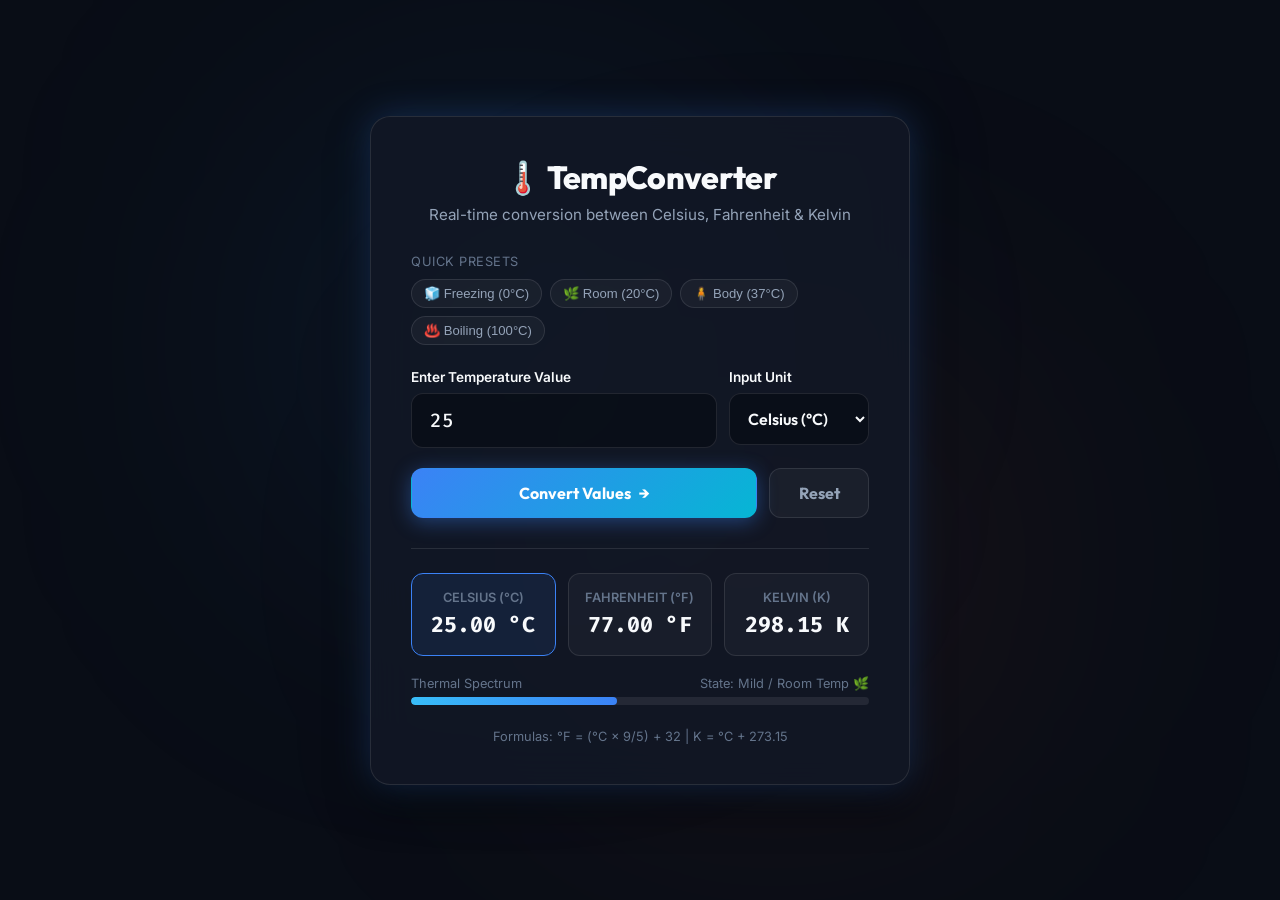
<file: OIBSIP-WebDev-L3-TemperatureConverterWebsite/index.html>
<!DOCTYPE html>
<html lang="en">
<head>
  <meta charset="UTF-8">
  <meta name="viewport" content="width=device-width, initial-scale=1.0">
  <title>Temperature Converter — Celsius, Fahrenheit & Kelvin</title>
  <meta name="description" content="Interactive real-time temperature converter tool with input validation, absolute zero edge-case handling, and multi-unit outputs.">
  <link rel="stylesheet" href="styles.css">
</head>
<body>

  <main class="converter-container">
    <!-- Header -->
    <header class="app-header">
      <h1 class="app-title">🌡️ TempConverter</h1>
      <p class="app-subtitle">Real-time conversion between Celsius, Fahrenheit & Kelvin</p>
    </header>

    <!-- Quick Presets -->
    <div class="presets-group">
      <span class="presets-label">Quick Presets</span>
      <div class="presets-buttons">
        <button type="button" class="preset-btn" data-val="0">🧊 Freezing (0°C)</button>
        <button type="button" class="preset-btn" data-val="20">🌿 Room (20°C)</button>
        <button type="button" class="preset-btn" data-val="37">🧍 Body (37°C)</button>
        <button type="button" class="preset-btn" data-val="100">♨️ Boiling (100°C)</button>
      </div>
    </div>

    <!-- Converter Form -->
    <form class="converter-form" onsubmit="event.preventDefault();">
      <div class="input-row">
        <div class="field-group">
          <label class="field-label" for="tempInput">Enter Temperature Value</label>
          <input type="text" id="tempInput" class="temp-input" value="25" placeholder="e.g. 25 or -10" autocomplete="off">
        </div>

        <div class="field-group">
          <label class="field-label" for="fromUnit">Input Unit</label>
          <select id="fromUnit" class="unit-select">
            <option value="C" selected>Celsius (°C)</option>
            <option value="F">Fahrenheit (°F)</option>
            <option value="K">Kelvin (K)</option>
          </select>
        </div>
      </div>

      <!-- Error / Warning Alert Box -->
      <div class="error-box" id="errorBox">
        <span class="error-icon">⚠️</span>
        <span id="errorMsg">Please enter a valid numeric value.</span>
      </div>

      <!-- Action Buttons -->
      <div class="button-group">
        <button type="button" id="convertBtn" class="btn btn-convert">
          <span>Convert Values</span> &rarr;
        </button>
        <button type="button" id="resetBtn" class="btn btn-reset">Reset</button>
      </div>
    </form>

    <!-- Simultaneous Conversion Results -->
    <section class="results-section">
      <div class="results-grid">
        <div class="result-card" data-unit="C">
          <div class="result-unit-title">Celsius (°C)</div>
          <div class="result-value" id="celsiusVal">25.00 °C</div>
        </div>

        <div class="result-card" data-unit="F">
          <div class="result-unit-title">Fahrenheit (°F)</div>
          <div class="result-value" id="fahrenheitVal">77.00 °F</div>
        </div>

        <div class="result-card" data-unit="K">
          <div class="result-unit-title">Kelvin (K)</div>
          <div class="result-value" id="kelvinVal">298.15 K</div>
        </div>
      </div>

      <!-- Dynamic Thermal Gauge Bar -->
      <div class="gauge-container">
        <div class="gauge-header">
          <span>Thermal Spectrum</span>
          <span id="gaugeText">State: Mild / Room Temp 🌿</span>
        </div>
        <div class="gauge-bar-bg">
          <div class="gauge-fill" id="gaugeFill" style="width: 45%;"></div>
        </div>
      </div>
    </section>

    <!-- Footer -->
    <footer class="footer-info">
      <p>Formulas: °F = (°C × 9/5) + 32 | K = °C + 273.15</p>
    </footer>
  </main>

  <script src="script.js"></script>
</body>
</html>
</file>
<file: OIBSIP-WebDev-L1-LandingPage/styles.css>
/* ==========================================================================
   Aura AI - Modern CSS Styling
   ========================================================================== */

/* Import Google Fonts */
@import url('https://fonts.googleapis.com/css2?family=Outfit:wght@400;500;600;700;800&family=Plus+Jakarta+Sans:wght@400;500;600;700&display=swap');

/* CSS Custom Properties / Design Tokens */
:root {
  /* Color Palette */
  --bg-dark: #070913;
  --bg-card: rgba(22, 27, 46, 0.6);
  --bg-card-hover: rgba(30, 37, 62, 0.8);
  --border-color: rgba(255, 255, 255, 0.08);
  --border-hover: rgba(139, 92, 246, 0.3);
  
  --primary: #8b5cf6;
  --primary-hover: #7c3aed;
  --secondary: #3b82f6;
  --accent: #ec4899;
  --accent-cyan: #06b6d4;

  --text-main: #f8fafc;
  --text-muted: #94a3b8;
  --text-dim: #64748b;

  /* Gradient Tokens */
  --grad-primary: linear-gradient(135deg, #8b5cf6 0%, #3b82f6 50%, #06b6d4 100%);
  --grad-text: linear-gradient(135deg, #ffffff 0%, #cbd5e1 50%, #94a3b8 100%);
  --grad-accent-text: linear-gradient(135deg, #a78bfa 0%, #f472b6 50%, #38bdf8 100%);
  --grad-card: linear-gradient(180deg, rgba(255, 255, 255, 0.05) 0%, rgba(255, 255, 255, 0.01) 100%);

  /* Typography */
  --font-heading: 'Outfit', -apple-system, BlinkMacSystemFont, sans-serif;
  --font-body: 'Plus Jakarta Sans', -apple-system, BlinkMacSystemFont, sans-serif;

  /* Shadows & Effects */
  --shadow-sm: 0 4px 12px rgba(0, 0, 0, 0.2);
  --shadow-glow: 0 0 40px rgba(139, 92, 246, 0.25);
  --shadow-card: 0 10px 30px -10px rgba(0, 0, 0, 0.5);
  --glass-bg: rgba(11, 14, 27, 0.75);

  /* Layout Spacing */
  --container-max-width: 1240px;
  --header-height: 80px;
  --radius-lg: 20px;
  --radius-md: 12px;
  --radius-sm: 8px;
}

/* modern reset & base styles */
*, *::before, *::after {
  box-sizing: border-box;
  margin: 0;
  padding: 0;
}

html {
  scroll-behavior: smooth;
  font-size: 16px;
}

body {
  font-family: var(--font-body);
  background-color: var(--bg-dark);
  color: var(--text-main);
  line-height: 1.6;
  overflow-x: hidden;
  -webkit-font-smoothing: antialiased;
}

/* Background Ambient Glows */
body::before, body::after {
  content: '';
  position: absolute;
  width: 500px;
  height: 500px;
  border-radius: 50%;
  filter: blur(140px);
  pointer-events: none;
  z-index: -1;
}

body::before {
  top: -100px;
  left: 50%;
  transform: translateX(-50%);
  background: radial-gradient(circle, rgba(139, 92, 246, 0.25) 0%, rgba(59, 130, 246, 0.1) 70%, transparent 100%);
}

body::after {
  top: 1200px;
  right: -100px;
  background: radial-gradient(circle, rgba(236, 72, 153, 0.15) 0%, rgba(6, 182, 212, 0.1) 70%, transparent 100%);
}

/* Container Utility */
.container {
  width: 100%;
  max-width: var(--container-max-width);
  margin: 0 auto;
  padding: 0 24px;
}

/* Typography Helpers */
h1, h2, h3, h4 {
  font-family: var(--font-heading);
  color: var(--text-main);
  line-height: 1.15;
  font-weight: 700;
}

.gradient-text {
  background: var(--grad-accent-text);
  -webkit-background-clip: text;
  -webkit-text-fill-color: transparent;
}

.section-header {
  text-align: center;
  max-width: 680px;
  margin: 0 auto 60px auto;
}

.section-tag {
  display: inline-block;
  padding: 6px 16px;
  background: rgba(139, 92, 246, 0.1);
  border: 1px solid rgba(139, 92, 246, 0.3);
  border-radius: 30px;
  font-size: 0.875rem;
  font-weight: 600;
  color: #a78bfa;
  margin-bottom: 16px;
  letter-spacing: 0.5px;
  text-transform: uppercase;
}

.section-title {
  font-size: 2.5rem;
  margin-bottom: 16px;
  letter-spacing: -0.02em;
}

.section-desc {
  font-size: 1.125rem;
  color: var(--text-muted);
}

/* Buttons & CTAs */
.btn {
  display: inline-flex;
  align-items: center;
  justify-content: center;
  gap: 10px;
  padding: 14px 28px;
  font-family: var(--font-heading);
  font-weight: 600;
  font-size: 1rem;
  border-radius: var(--radius-md);
  text-decoration: none;
  transition: all 0.3s cubic-bezier(0.4, 0, 0.2, 1);
  cursor: pointer;
  border: 1px solid transparent;
}

.btn-primary {
  background: var(--grad-primary);
  color: #ffffff;
  box-shadow: 0 4px 20px rgba(139, 92, 246, 0.4);
}

.btn-primary:hover {
  transform: translateY(-2px);
  box-shadow: 0 8px 30px rgba(139, 92, 246, 0.6);
  filter: brightness(1.1);
}

.btn-secondary {
  background: rgba(255, 255, 255, 0.05);
  border-color: var(--border-color);
  color: var(--text-main);
  backdrop-filter: blur(10px);
}

.btn-secondary:hover {
  background: rgba(255, 255, 255, 0.1);
  border-color: var(--border-hover);
  transform: translateY(-2px);
}

.btn-sm {
  padding: 10px 20px;
  font-size: 0.9rem;
}

.btn-full {
  width: 100%;
}

/* Header & Sticky Navigation */
.navbar {
  position: sticky;
  top: 0;
  left: 0;
  right: 0;
  height: var(--header-height);
  background: var(--glass-bg);
  backdrop-filter: blur(16px);
  -webkit-backdrop-filter: blur(16px);
  border-bottom: 1px solid var(--border-color);
  z-index: 1000;
  display: flex;
  align-items: center;
}

.navbar .container {
  display: flex;
  align-items: center;
  justify-content: space-between;
}

.logo {
  display: flex;
  align-items: center;
  gap: 12px;
  text-decoration: none;
  font-family: var(--font-heading);
  font-weight: 800;
  font-size: 1.5rem;
  color: var(--text-main);
}

.logo-icon {
  width: 38px;
  height: 38px;
  background: var(--grad-primary);
  border-radius: 10px;
  display: flex;
  align-items: center;
  justify-content: center;
  color: white;
  font-size: 1.2rem;
  box-shadow: 0 0 15px rgba(139, 92, 246, 0.5);
}

.nav-links {
  display: flex;
  align-items: center;
  gap: 36px;
  list-style: none;
}

.nav-links a {
  color: var(--text-muted);
  text-decoration: none;
  font-weight: 500;
  font-size: 0.95rem;
  transition: color 0.25s ease;
}

.nav-links a:hover {
  color: var(--text-main);
}

.nav-actions {
  display: flex;
  align-items: center;
  gap: 16px;
}

/* Hero Section */
.hero {
  padding: 90px 0 80px 0;
  text-align: center;
  position: relative;
}

.hero-badge {
  display: inline-flex;
  align-items: center;
  gap: 8px;
  padding: 8px 20px;
  background: rgba(255, 255, 255, 0.04);
  border: 1px solid rgba(255, 255, 255, 0.1);
  border-radius: 40px;
  font-size: 0.9rem;
  color: var(--text-main);
  margin-bottom: 28px;
  backdrop-filter: blur(8px);
}

.hero-badge-pill {
  background: var(--grad-primary);
  color: white;
  font-size: 0.75rem;
  font-weight: 700;
  padding: 2px 10px;
  border-radius: 20px;
  text-transform: uppercase;
}

.hero-title {
  font-size: 4rem;
  letter-spacing: -0.03em;
  margin-bottom: 24px;
  max-width: 900px;
  margin-left: auto;
  margin-right: auto;
}

.hero-subtitle {
  font-size: 1.25rem;
  color: var(--text-muted);
  max-width: 680px;
  margin: 0 auto 40px auto;
  font-weight: 400;
}

.hero-cta-group {
  display: flex;
  align-items: center;
  justify-content: center;
  gap: 20px;
  margin-bottom: 60px;
}

.hero-preview {
  position: relative;
  max-width: 1000px;
  margin: 0 auto;
  border-radius: var(--radius-lg);
  border: 1px solid rgba(255, 255, 255, 0.12);
  background: var(--bg-card);
  padding: 12px;
  box-shadow: var(--shadow-glow), var(--shadow-card);
}

.preview-window {
  background: #0d1122;
  border-radius: var(--radius-md);
  overflow: hidden;
  border: 1px solid rgba(255, 255, 255, 0.05);
}

.window-header {
  height: 42px;
  background: rgba(15, 20, 38, 0.9);
  display: flex;
  align-items: center;
  padding: 0 16px;
  gap: 8px;
  border-bottom: 1px solid var(--border-color);
}

.dot {
  width: 12px;
  height: 12px;
  border-radius: 50%;
}
.dot-red { background: #ef4444; }
.dot-yellow { background: #f59e0b; }
.dot-green { background: #10b981; }

.window-title {
  margin-left: auto;
  margin-right: auto;
  font-size: 0.85rem;
  color: var(--text-dim);
}

.dashboard-mockup {
  padding: 40px;
  display: grid;
  grid-template-columns: 240px 1fr;
  gap: 24px;
  min-height: 360px;
  text-align: left;
}

.mockup-sidebar {
  background: rgba(255, 255, 255, 0.02);
  border-radius: var(--radius-md);
  padding: 20px;
  border: 1px solid var(--border-color);
}

.sidebar-item {
  height: 14px;
  background: rgba(255, 255, 255, 0.08);
  border-radius: 4px;
  margin-bottom: 14px;
}
.sidebar-item.active {
  background: var(--primary);
  width: 70%;
}

.mockup-content {
  display: flex;
  flex-direction: column;
  gap: 20px;
}

.mockup-card-row {
  display: grid;
  grid-template-columns: repeat(3, 1fr);
  gap: 16px;
}

.mockup-stat-card {
  background: rgba(255, 255, 255, 0.03);
  border: 1px solid var(--border-color);
  padding: 20px;
  border-radius: var(--radius-sm);
}

.stat-val {
  font-size: 1.5rem;
  font-weight: 700;
  color: var(--text-main);
  font-family: var(--font-heading);
}

.stat-label {
  font-size: 0.8rem;
  color: var(--text-muted);
}

.mockup-chart {
  flex-grow: 1;
  background: rgba(255, 255, 255, 0.02);
  border: 1px solid var(--border-color);
  border-radius: var(--radius-sm);
  height: 160px;
  display: flex;
  align-items: flex-end;
  gap: 12px;
  padding: 20px;
}

.bar {
  flex: 1;
  background: var(--grad-primary);
  border-radius: 4px 4px 0 0;
  opacity: 0.7;
  transition: height 0.3s;
}
.bar:hover { opacity: 1; }

/* Features Section */
.features {
  padding: 100px 0;
}

.features-grid {
  display: grid;
  grid-template-columns: repeat(3, 1fr);
  gap: 30px;
}

.feature-card {
  background: var(--bg-card);
  border: 1px solid var(--border-color);
  border-radius: var(--radius-lg);
  padding: 36px 28px;
  transition: all 0.3s cubic-bezier(0.4, 0, 0.2, 1);
  position: relative;
  overflow: hidden;
}

.feature-card::before {
  content: '';
  position: absolute;
  top: 0;
  left: 0;
  right: 0;
  height: 2px;
  background: var(--grad-primary);
  opacity: 0;
  transition: opacity 0.3s ease;
}

.feature-card:hover {
  transform: translateY(-8px);
  border-color: var(--border-hover);
  background: var(--bg-card-hover);
  box-shadow: var(--shadow-card);
}

.feature-card:hover::before {
  opacity: 1;
}

.feature-icon {
  width: 54px;
  height: 54px;
  border-radius: 14px;
  background: rgba(139, 92, 246, 0.12);
  border: 1px solid rgba(139, 92, 246, 0.25);
  display: flex;
  align-items: center;
  justify-content: center;
  font-size: 1.5rem;
  margin-bottom: 24px;
  color: #a78bfa;
}

.feature-title {
  font-size: 1.35rem;
  margin-bottom: 12px;
}

.feature-desc {
  color: var(--text-muted);
  font-size: 0.95rem;
}

/* Solutions / How It Works */
.workflow {
  padding: 100px 0;
  background: linear-gradient(180deg, transparent 0%, rgba(139, 92, 246, 0.03) 50%, transparent 100%);
}

.steps-container {
  display: grid;
  grid-template-columns: repeat(3, 1fr);
  gap: 30px;
  position: relative;
}

.step-card {
  background: var(--bg-card);
  border: 1px solid var(--border-color);
  border-radius: var(--radius-lg);
  padding: 40px 30px;
  position: relative;
}

.step-number {
  font-family: var(--font-heading);
  font-size: 3rem;
  font-weight: 800;
  background: var(--grad-primary);
  -webkit-background-clip: text;
  -webkit-text-fill-color: transparent;
  opacity: 0.6;
  margin-bottom: 16px;
}

.step-title {
  font-size: 1.3rem;
  margin-bottom: 12px;
}

.step-desc {
  color: var(--text-muted);
  font-size: 0.95rem;
}

/* Pricing Section */
.pricing {
  padding: 100px 0;
}

.pricing-grid {
  display: grid;
  grid-template-columns: repeat(3, 1fr);
  gap: 30px;
  align-items: center;
}

.pricing-card {
  background: var(--bg-card);
  border: 1px solid var(--border-color);
  border-radius: var(--radius-lg);
  padding: 40px 32px;
  position: relative;
  transition: all 0.3s ease;
}

.pricing-card.popular {
  border-color: var(--primary);
  background: linear-gradient(180deg, rgba(139, 92, 246, 0.12) 0%, rgba(22, 27, 46, 0.8) 100%);
  transform: scale(1.05);
  box-shadow: var(--shadow-glow);
}

.popular-badge {
  position: absolute;
  top: -16px;
  left: 50%;
  transform: translateX(-50%);
  background: var(--grad-primary);
  color: white;
  font-size: 0.75rem;
  font-weight: 700;
  padding: 4px 16px;
  border-radius: 20px;
  text-transform: uppercase;
  letter-spacing: 0.5px;
}

.plan-name {
  font-size: 1.4rem;
  margin-bottom: 8px;
}

.plan-desc {
  color: var(--text-muted);
  font-size: 0.9rem;
  margin-bottom: 24px;
}

.plan-price {
  font-family: var(--font-heading);
  font-size: 3rem;
  font-weight: 800;
  color: var(--text-main);
  margin-bottom: 24px;
}

.plan-price span {
  font-size: 1rem;
  font-weight: 500;
  color: var(--text-muted);
}

.plan-features {
  list-style: none;
  margin-bottom: 32px;
  display: flex;
  flex-direction: column;
  gap: 14px;
}

.plan-features li {
  display: flex;
  align-items: center;
  gap: 10px;
  font-size: 0.95rem;
  color: var(--text-muted);
}

.check-icon {
  color: #10b981;
  font-weight: bold;
}

/* Testimonials */
.testimonials {
  padding: 100px 0;
}

.testimonials-grid {
  display: grid;
  grid-template-columns: repeat(3, 1fr);
  gap: 30px;
}

.testimonial-card {
  background: var(--bg-card);
  border: 1px solid var(--border-color);
  border-radius: var(--radius-lg);
  padding: 32px;
  display: flex;
  flex-direction: column;
  justify-content: space-between;
}

.stars {
  color: #f59e0b;
  margin-bottom: 16px;
  letter-spacing: 2px;
}

.quote-text {
  font-size: 1rem;
  color: var(--text-main);
  line-height: 1.6;
  margin-bottom: 24px;
  font-style: italic;
}

.author-info {
  display: flex;
  align-items: center;
  gap: 14px;
}

.avatar {
  width: 44px;
  height: 44px;
  border-radius: 50%;
  background: var(--grad-primary);
  display: flex;
  align-items: center;
  justify-content: center;
  font-weight: 700;
  color: white;
}

.author-name {
  font-size: 0.95rem;
  font-weight: 600;
}

.author-role {
  font-size: 0.8rem;
  color: var(--text-muted);
}

/* CTA Banner Section */
.cta-banner {
  padding: 80px 0 120px 0;
}

.cta-box {
  background: linear-gradient(135deg, rgba(139, 92, 246, 0.2) 0%, rgba(59, 130, 246, 0.1) 100%);
  border: 1px solid rgba(139, 92, 246, 0.3);
  border-radius: var(--radius-lg);
  padding: 70px 40px;
  text-align: center;
  position: relative;
  overflow: hidden;
  box-shadow: var(--shadow-glow);
}

.cta-title {
  font-size: 2.8rem;
  margin-bottom: 16px;
}

.cta-desc {
  font-size: 1.15rem;
  color: var(--text-muted);
  max-width: 600px;
  margin: 0 auto 36px auto;
}

/* Footer */
.footer {
  background: #04050b;
  border-top: 1px solid var(--border-color);
  padding: 80px 0 40px 0;
}

.footer-grid {
  display: grid;
  grid-template-columns: 2fr repeat(3, 1fr);
  gap: 40px;
  margin-bottom: 60px;
}

.footer-brand p {
  color: var(--text-muted);
  margin-top: 16px;
  max-width: 300px;
  font-size: 0.9rem;
}

.footer-col h4 {
  font-size: 1rem;
  margin-bottom: 20px;
  color: var(--text-main);
}

.footer-col ul {
  list-style: none;
  display: flex;
  flex-direction: column;
  gap: 12px;
}

.footer-col ul a {
  color: var(--text-muted);
  text-decoration: none;
  font-size: 0.9rem;
  transition: color 0.2s ease;
}

.footer-col ul a:hover {
  color: var(--text-main);
}

.footer-bottom {
  display: flex;
  align-items: center;
  justify-content: space-between;
  padding-top: 30px;
  border-top: 1px solid var(--border-color);
  color: var(--text-dim);
  font-size: 0.85rem;
}

.social-links {
  display: flex;
  gap: 16px;
}

.social-links a {
  color: var(--text-muted);
  text-decoration: none;
  font-size: 1.1rem;
  transition: color 0.2s ease;
}

.social-links a:hover {
  color: var(--primary);
}

/* Responsive Styles */
@media (max-width: 1024px) {
  .hero-title { font-size: 3.2rem; }
  .features-grid, .steps-container, .testimonials-grid {
    grid-template-columns: repeat(2, 1fr);
  }
  .pricing-grid {
    grid-template-columns: 1fr;
    max-width: 500px;
    margin: 0 auto;
  }
  .pricing-card.popular {
    transform: none;
  }
  .dashboard-mockup {
    grid-template-columns: 1fr;
  }
  .mockup-sidebar { display: none; }
}

@media (max-width: 768px) {
  .nav-links { display: none; }
  .hero-title { font-size: 2.4rem; }
  .hero-subtitle { font-size: 1rem; }
  .hero-cta-group {
    flex-direction: column;
    width: 100%;
  }
  .btn { width: 100%; }
  .features-grid, .steps-container, .testimonials-grid {
    grid-template-columns: 1fr;
  }
  .footer-grid {
    grid-template-columns: 1fr 1fr;
  }
  .footer-brand {
    grid-column: span 2;
  }
  .cta-title { font-size: 2rem; }
}
</file>
<file: OIBSIP-WebDev-L2-PersonalPortfolio/styles.css>
/* ==========================================================================
   Shubh Saxena - Personal Portfolio Styling
   ========================================================================== */

/* Google Fonts Import */
@import url('https://fonts.googleapis.com/css2?family=Inter:wght@300;400;500;600;700&family=Outfit:wght@500;600;700;800&family=Fira+Code:wght@400;500&display=swap');

/* CSS Variables / Theme Design Tokens */
:root {
  /* Colors */
  --bg-dark: #080c14;
  --bg-card: rgba(18, 24, 38, 0.75);
  --bg-card-hover: rgba(26, 35, 56, 0.9);
  --border-color: rgba(255, 255, 255, 0.08);
  --border-hover: rgba(16, 185, 129, 0.35);

  --accent-emerald: #10b981;
  --accent-teal: #06b6d4;
  --accent-blue: #3b82f6;
  --accent-purple: #8b5cf6;

  --text-main: #f8fafc;
  --text-muted: #94a3b8;
  --text-dim: #64748b;

  /* Gradients */
  --grad-primary: linear-gradient(135deg, #10b981 0%, #06b6d4 50%, #3b82f6 100%);
  --grad-text: linear-gradient(135deg, #ffffff 0%, #cbd5e1 60%, #94a3b8 100%);
  --grad-accent-text: linear-gradient(135deg, #34d399 0%, #38bdf8 50%, #a78bfa 100%);
  
  /* Fonts */
  --font-heading: 'Outfit', -apple-system, BlinkMacSystemFont, sans-serif;
  --font-body: 'Inter', -apple-system, BlinkMacSystemFont, sans-serif;
  --font-code: 'Fira Code', monospace;

  /* Shadows & Radius */
  --shadow-glow: 0 0 35px rgba(16, 185, 129, 0.22);
  --shadow-card: 0 10px 30px -10px rgba(0, 0, 0, 0.5);

  --container-width: 1180px;
  --header-height: 76px;
  --radius-lg: 18px;
  --radius-md: 12px;
  --radius-sm: 8px;
}

/* Modern Reset */
*, *::before, *::after {
  box-sizing: border-box;
  margin: 0;
  padding: 0;
}

html {
  scroll-behavior: smooth;
  font-size: 16px;
}

body {
  font-family: var(--font-body);
  background-color: var(--bg-dark);
  color: var(--text-main);
  line-height: 1.65;
  overflow-x: hidden;
  -webkit-font-smoothing: antialiased;
}

/* Ambient Ambient Glow Effects */
body::before {
  content: '';
  position: absolute;
  top: 0;
  left: 20%;
  width: 600px;
  height: 600px;
  background: radial-gradient(circle, rgba(16, 185, 129, 0.14) 0%, rgba(6, 182, 212, 0.06) 60%, transparent 100%);
  filter: blur(120px);
  pointer-events: none;
  z-index: -1;
}

body::after {
  content: '';
  position: absolute;
  top: 1400px;
  right: 10%;
  width: 550px;
  height: 550px;
  background: radial-gradient(circle, rgba(139, 92, 246, 0.12) 0%, rgba(16, 185, 129, 0.05) 60%, transparent 100%);
  filter: blur(140px);
  pointer-events: none;
  z-index: -1;
}

/* Utilities */
.container {
  width: 100%;
  max-width: var(--container-width);
  margin: 0 auto;
  padding: 0 24px;
}

h1, h2, h3, h4 {
  font-family: var(--font-heading);
  color: var(--text-main);
  line-height: 1.2;
}

.gradient-text {
  background: var(--grad-accent-text);
  -webkit-background-clip: text;
  -webkit-text-fill-color: transparent;
}

.section-padding {
  padding: 100px 0;
}

.section-header {
  text-align: center;
  max-width: 650px;
  margin: 0 auto 60px auto;
}

.section-tag {
  display: inline-block;
  padding: 6px 16px;
  background: rgba(16, 185, 129, 0.1);
  border: 1px solid rgba(16, 185, 129, 0.25);
  border-radius: 30px;
  font-size: 0.85rem;
  font-weight: 600;
  color: #34d399;
  margin-bottom: 14px;
  text-transform: uppercase;
  letter-spacing: 0.5px;
}

.section-title {
  font-size: 2.5rem;
  margin-bottom: 14px;
  letter-spacing: -0.02em;
}

.section-desc {
  font-size: 1.05rem;
  color: var(--text-muted);
}

/* Buttons */
.btn {
  display: inline-flex;
  align-items: center;
  justify-content: center;
  gap: 10px;
  padding: 12px 26px;
  font-family: var(--font-heading);
  font-weight: 600;
  font-size: 0.95rem;
  border-radius: var(--radius-md);
  text-decoration: none;
  transition: all 0.3s cubic-bezier(0.4, 0, 0.2, 1);
  cursor: pointer;
  border: 1px solid transparent;
}

.btn-primary {
  background: var(--grad-primary);
  color: #041219;
  font-weight: 700;
  box-shadow: 0 4px 20px rgba(16, 185, 129, 0.35);
}

.btn-primary:hover {
  transform: translateY(-2px);
  box-shadow: 0 8px 28px rgba(16, 185, 129, 0.55);
  filter: brightness(1.1);
}

.btn-outline {
  background: rgba(255, 255, 255, 0.03);
  border-color: var(--border-color);
  color: var(--text-main);
  backdrop-filter: blur(8px);
}

.btn-outline:hover {
  background: rgba(255, 255, 255, 0.08);
  border-color: var(--border-hover);
  transform: translateY(-2px);
}

.btn-sm {
  padding: 8px 16px;
  font-size: 0.85rem;
}

/* Sticky Navbar */
.navbar {
  position: sticky;
  top: 0;
  left: 0;
  right: 0;
  height: var(--header-height);
  background: rgba(8, 12, 20, 0.82);
  backdrop-filter: blur(16px);
  -webkit-backdrop-filter: blur(16px);
  border-bottom: 1px solid var(--border-color);
  z-index: 1000;
  display: flex;
  align-items: center;
}

.navbar .container {
  display: flex;
  align-items: center;
  justify-content: space-between;
}

.brand-logo {
  font-family: var(--font-heading);
  font-weight: 800;
  font-size: 1.35rem;
  color: var(--text-main);
  text-decoration: none;
  display: flex;
  align-items: center;
  gap: 4px;
}

.brand-logo span {
  color: var(--accent-emerald);
}

.nav-links {
  display: flex;
  align-items: center;
  gap: 32px;
  list-style: none;
}

.nav-links a {
  color: var(--text-muted);
  text-decoration: none;
  font-size: 0.95rem;
  font-weight: 500;
  transition: color 0.25s ease;
}

.nav-links a:hover {
  color: var(--accent-emerald);
}

/* Hero Section */
.hero {
  padding: 100px 0 80px 0;
}

.hero-grid {
  display: grid;
  grid-template-columns: 1fr 400px;
  gap: 60px;
  align-items: center;
}

.hero-content {
  display: flex;
  flex-direction: column;
  align-items: flex-start;
}

.greeting-badge {
  display: inline-flex;
  align-items: center;
  gap: 8px;
  padding: 6px 16px;
  background: rgba(16, 185, 129, 0.1);
  border: 1px solid rgba(16, 185, 129, 0.25);
  border-radius: 30px;
  font-size: 0.9rem;
  color: #34d399;
  margin-bottom: 24px;
  font-weight: 500;
}

.pulse-dot {
  width: 8px;
  height: 8px;
  background: #10b981;
  border-radius: 50%;
  box-shadow: 0 0 10px #10b981;
  animation: pulseGlow 2s infinite;
}

@keyframes pulseGlow {
  0% { transform: scale(0.95); box-shadow: 0 0 0 0 rgba(16, 185, 129, 0.7); }
  70% { transform: scale(1); box-shadow: 0 0 0 10px rgba(16, 185, 129, 0); }
  100% { transform: scale(0.95); box-shadow: 0 0 0 0 rgba(16, 185, 129, 0); }
}

.hero-name {
  font-size: 3.8rem;
  letter-spacing: -0.03em;
  margin-bottom: 12px;
}

.hero-role {
  font-size: 1.6rem;
  color: var(--text-muted);
  font-weight: 500;
  margin-bottom: 20px;
}

.hero-bio {
  font-size: 1.1rem;
  color: var(--text-muted);
  max-width: 580px;
  margin-bottom: 36px;
  line-height: 1.7;
}

.hero-cta {
  display: flex;
  align-items: center;
  gap: 16px;
}

/* Avatar Frame */
.avatar-container {
  position: relative;
  display: flex;
  justify-content: center;
  align-items: center;
}

.avatar-frame {
  width: 320px;
  height: 320px;
  border-radius: 30% 70% 70% 30% / 30% 30% 70% 70%;
  background: var(--grad-primary);
  padding: 4px;
  animation: morphBlob 8s ease-in-out infinite;
  box-shadow: var(--shadow-glow);
}

@keyframes morphBlob {
  0% { border-radius: 30% 70% 70% 30% / 30% 30% 70% 70%; }
  50% { border-radius: 60% 40% 30% 70% / 60% 30% 70% 40%; }
  100% { border-radius: 30% 70% 70% 30% / 30% 30% 70% 70%; }
}

.avatar-img-wrapper {
  width: 100%;
  height: 100%;
  background: #0d1322;
  border-radius: inherit;
  display: flex;
  flex-direction: column;
  align-items: center;
  justify-content: center;
  overflow: hidden;
  position: relative;
}

.avatar-placeholder-svg {
  width: 130px;
  height: 130px;
  fill: rgba(255, 255, 255, 0.15);
}

.avatar-tag {
  position: absolute;
  bottom: 20px;
  background: rgba(8, 12, 20, 0.85);
  border: 1px solid var(--border-color);
  padding: 6px 14px;
  border-radius: 20px;
  font-size: 0.8rem;
  color: var(--accent-emerald);
  font-family: var(--font-code);
  backdrop-filter: blur(8px);
}

/* About Section */
.about-grid {
  display: grid;
  grid-template-columns: 1fr 1fr;
  gap: 40px;
  align-items: stretch;
}

.about-card {
  background: var(--bg-card);
  border: 1px solid var(--border-color);
  border-radius: var(--radius-lg);
  padding: 40px;
  position: relative;
  display: flex;
  flex-direction: column;
  justify-content: space-between;
}

.about-text {
  font-size: 1.05rem;
  color: var(--text-muted);
  margin-bottom: 20px;
  line-height: 1.7;
}

.stats-grid {
  display: grid;
  grid-template-columns: repeat(3, 1fr);
  gap: 16px;
  margin-top: 30px;
  padding-top: 30px;
  border-top: 1px solid var(--border-color);
}

.stat-item {
  text-align: center;
}

.stat-number {
  font-family: var(--font-heading);
  font-size: 2.1rem;
  font-weight: 800;
  color: var(--text-main);
}

.stat-label {
  font-size: 0.8rem;
  color: var(--text-muted);
}

/* Skills Section */
.skills-grid {
  display: grid;
  grid-template-columns: repeat(3, 1fr);
  gap: 30px;
}

.skill-category-card {
  background: var(--bg-card);
  border: 1px solid var(--border-color);
  border-radius: var(--radius-lg);
  padding: 32px;
  transition: all 0.3s ease;
}

.skill-category-card:hover {
  border-color: var(--border-hover);
  transform: translateY(-4px);
  background: var(--bg-card-hover);
  box-shadow: var(--shadow-card);
}

.category-title {
  font-size: 1.3rem;
  margin-bottom: 24px;
  display: flex;
  align-items: center;
  gap: 10px;
}

.category-icon {
  color: var(--accent-emerald);
}

.skill-list {
  display: flex;
  flex-direction: column;
  gap: 18px;
}

.skill-item {
  display: flex;
  flex-direction: column;
  gap: 6px;
}

.skill-info {
  display: flex;
  justify-content: space-between;
  font-size: 0.9rem;
}

.skill-name {
  font-weight: 500;
  color: var(--text-main);
}

.skill-pct {
  color: var(--text-dim);
  font-family: var(--font-code);
  font-size: 0.8rem;
}

.progress-bar {
  height: 6px;
  background: rgba(255, 255, 255, 0.08);
  border-radius: 10px;
  overflow: hidden;
}

.progress-fill {
  height: 100%;
  background: var(--grad-primary);
  border-radius: 10px;
  transition: width 1s ease;
}

/* Projects Section */
.projects-grid {
  display: grid;
  grid-template-columns: repeat(2, 1fr);
  gap: 36px;
}

.project-card {
  background: var(--bg-card);
  border: 1px solid var(--border-color);
  border-radius: var(--radius-lg);
  overflow: hidden;
  transition: all 0.35s cubic-bezier(0.4, 0, 0.2, 1);
  display: flex;
  flex-direction: column;
}

.project-card:hover {
  transform: translateY(-8px);
  border-color: var(--border-hover);
  box-shadow: var(--shadow-card), var(--shadow-glow);
}

.project-image {
  height: 220px;
  background: #0d1424;
  border-bottom: 1px solid var(--border-color);
  display: flex;
  align-items: center;
  justify-content: center;
  position: relative;
  overflow: hidden;
}

.project-preview-placeholder {
  width: 90%;
  height: 80%;
  background: rgba(255, 255, 255, 0.03);
  border: 1px solid rgba(255, 255, 255, 0.08);
  border-radius: var(--radius-sm);
  display: flex;
  flex-direction: column;
  padding: 16px;
  gap: 10px;
}

.placeholder-header {
  height: 12px;
  width: 40%;
  background: rgba(16, 185, 129, 0.35);
  border-radius: 4px;
}

.placeholder-body {
  flex-grow: 1;
  background: rgba(255, 255, 255, 0.02);
  border-radius: 4px;
}

.project-body {
  padding: 30px;
  display: flex;
  flex-direction: column;
  flex-grow: 1;
}

.project-tags {
  display: flex;
  gap: 8px;
  flex-wrap: wrap;
  margin-bottom: 14px;
}

.tag {
  font-family: var(--font-code);
  font-size: 0.75rem;
  padding: 3px 10px;
  background: rgba(16, 185, 129, 0.08);
  border: 1px solid rgba(16, 185, 129, 0.2);
  border-radius: 12px;
  color: #34d399;
}

.project-title {
  font-size: 1.35rem;
  margin-bottom: 8px;
}

.project-desc {
  color: var(--text-muted);
  font-size: 0.95rem;
  margin-bottom: 24px;
  flex-grow: 1;
}

.project-links {
  display: flex;
  gap: 14px;
}

/* Contact Section */
.contact-grid {
  display: grid;
  grid-template-columns: 1fr 1.2fr;
  gap: 40px;
}

.contact-info-card {
  background: var(--bg-card);
  border: 1px solid var(--border-color);
  border-radius: var(--radius-lg);
  padding: 40px;
  display: flex;
  flex-direction: column;
  justify-content: space-between;
}

.info-item {
  display: flex;
  align-items: center;
  gap: 16px;
  margin-bottom: 24px;
}

.info-icon {
  width: 48px;
  height: 48px;
  border-radius: 12px;
  background: rgba(16, 185, 129, 0.12);
  border: 1px solid rgba(16, 185, 129, 0.25);
  display: flex;
  align-items: center;
  justify-content: center;
  color: var(--accent-emerald);
  font-size: 1.2rem;
}

.info-label {
  font-size: 0.8rem;
  color: var(--text-dim);
  text-transform: uppercase;
}

.info-value {
  font-size: 1.05rem;
  font-weight: 600;
  color: var(--text-main);
  text-decoration: none;
}

.social-links {
  display: flex;
  gap: 14px;
  margin-top: 20px;
}

.social-icon {
  width: 44px;
  height: 44px;
  border-radius: 12px;
  background: rgba(255, 255, 255, 0.04);
  border: 1px solid var(--border-color);
  display: flex;
  align-items: center;
  justify-content: center;
  color: var(--text-muted);
  text-decoration: none;
  font-size: 1.1rem;
  transition: all 0.25s ease;
}

.social-icon:hover {
  background: rgba(16, 185, 129, 0.15);
  border-color: var(--accent-emerald);
  color: var(--text-main);
  transform: translateY(-3px);
}

/* Contact Form */
.contact-form {
  background: var(--bg-card);
  border: 1px solid var(--border-color);
  border-radius: var(--radius-lg);
  padding: 40px;
  display: flex;
  flex-direction: column;
  gap: 20px;
}

.form-group {
  display: flex;
  flex-direction: column;
  gap: 8px;
}

.form-label {
  font-size: 0.9rem;
  font-weight: 500;
  color: var(--text-main);
}

.form-input, .form-textarea {
  width: 100%;
  padding: 14px 18px;
  background: rgba(8, 12, 20, 0.6);
  border: 1px solid var(--border-color);
  border-radius: var(--radius-md);
  color: var(--text-main);
  font-family: var(--font-body);
  font-size: 0.95rem;
  outline: none;
  transition: border-color 0.25s ease;
}

.form-input:focus, .form-textarea:focus {
  border-color: var(--accent-emerald);
  box-shadow: 0 0 12px rgba(16, 185, 129, 0.25);
}

.form-textarea {
  min-height: 130px;
  resize: vertical;
}

/* Footer */
.footer {
  border-top: 1px solid var(--border-color);
  padding: 40px 0;
  background: #05080f;
  color: var(--text-dim);
  font-size: 0.9rem;
}

.footer .container {
  display: flex;
  align-items: center;
  justify-content: space-between;
}

.back-to-top {
  color: var(--accent-emerald);
  text-decoration: none;
  font-weight: 500;
}

/* Responsiveness Breakpoints */
@media (max-width: 1024px) {
  .hero-grid {
    grid-template-columns: 1fr;
    text-align: center;
  }
  .hero-content { align-items: center; }
  .hero-name { font-size: 3rem; }
  .about-grid, .contact-grid { grid-template-columns: 1fr; }
  .skills-grid { grid-template-columns: repeat(2, 1fr); }
  .projects-grid { grid-template-columns: 1fr; }
}

@media (max-width: 768px) {
  .nav-links { display: none; }
  .hero-name { font-size: 2.3rem; }
  .hero-role { font-size: 1.2rem; }
  .skills-grid { grid-template-columns: 1fr; }
  .stats-grid { grid-template-columns: 1fr; gap: 16px; }
  .footer .container {
    flex-direction: column;
    gap: 16px;
  }
}
</file>
<file: OIBSIP-WebDev-L3-TemperatureConverterWebsite/styles.css>
/* ==========================================================================
   Temperature Converter - Modern CSS Styling
   ========================================================================== */

@import url('https://fonts.googleapis.com/css2?family=Inter:wght@400;500;600;700&family=Outfit:wght@500;600;700;800&family=Fira+Code:wght@400;500&display=swap');

:root {
  --bg-dark: #090d16;
  --bg-card: rgba(18, 24, 38, 0.85);
  --border-color: rgba(255, 255, 255, 0.1);
  --border-focus: #3b82f6;

  --accent-blue: #3b82f6;
  --accent-cyan: #06b6d4;
  --accent-orange: #f97316;
  --accent-red: #ef4444;
  --accent-green: #10b981;

  --text-main: #f8fafc;
  --text-muted: #94a3b8;
  --text-dim: #64748b;

  --font-heading: 'Outfit', sans-serif;
  --font-body: 'Inter', sans-serif;
  --font-code: 'Fira Code', monospace;

  --grad-primary: linear-gradient(135deg, #3b82f6 0%, #06b6d4 100%);
  --grad-cold: linear-gradient(135deg, #0284c7 0%, #38bdf8 100%);
  --grad-hot: linear-gradient(135deg, #ea580c 0%, #ef4444 100%);
  --shadow-glow: 0 0 35px rgba(59, 130, 246, 0.25);
  
  --radius-lg: 20px;
  --radius-md: 12px;
  --radius-sm: 8px;
}

*, *::before, *::after {
  box-sizing: border-box;
  margin: 0;
  padding: 0;
}

body {
  font-family: var(--font-body);
  background-color: var(--bg-dark);
  color: var(--text-main);
  min-height: 100vh;
  display: flex;
  flex-direction: column;
  align-items: center;
  justify-content: center;
  padding: 30px 20px;
  overflow-x: hidden;
  position: relative;
}

/* Background Glowing Orbs */
body::before, body::after {
  content: '';
  position: absolute;
  width: 500px;
  height: 500px;
  border-radius: 50%;
  filter: blur(140px);
  pointer-events: none;
  z-index: -1;
}

body::before {
  top: 10%;
  left: 20%;
  background: radial-gradient(circle, rgba(59, 130, 246, 0.15) 0%, rgba(6, 182, 212, 0.05) 70%, transparent 100%);
}

body::after {
  bottom: 10%;
  right: 20%;
  background: radial-gradient(circle, rgba(249, 115, 22, 0.12) 0%, rgba(239, 68, 68, 0.05) 70%, transparent 100%);
}

.converter-container {
  width: 100%;
  max-width: 540px;
  background: var(--bg-card);
  border: 1px solid var(--border-color);
  border-radius: var(--radius-lg);
  padding: 40px;
  backdrop-filter: blur(20px);
  -webkit-backdrop-filter: blur(20px);
  box-shadow: var(--shadow-glow), 0 20px 40px rgba(0, 0, 0, 0.6);
  transition: all 0.3s ease;
}

.app-header {
  text-align: center;
  margin-bottom: 30px;
}

.app-title {
  font-family: var(--font-heading);
  font-size: 2rem;
  font-weight: 800;
  margin-bottom: 8px;
  letter-spacing: -0.02em;
}

.app-subtitle {
  font-size: 0.95rem;
  color: var(--text-muted);
}

/* Presets Bar */
.presets-group {
  margin-bottom: 24px;
}

.presets-label {
  font-size: 0.8rem;
  color: var(--text-dim);
  text-transform: uppercase;
  letter-spacing: 0.5px;
  margin-bottom: 10px;
  display: block;
}

.presets-buttons {
  display: flex;
  gap: 8px;
  flex-wrap: wrap;
}

.preset-btn {
  padding: 6px 12px;
  background: rgba(255, 255, 255, 0.04);
  border: 1px solid var(--border-color);
  border-radius: 20px;
  color: var(--text-muted);
  font-size: 0.82rem;
  cursor: pointer;
  transition: all 0.2s ease;
}

.preset-btn:hover {
  background: rgba(59, 130, 246, 0.15);
  border-color: var(--accent-blue);
  color: var(--text-main);

}

/* Form & Inputs */
.converter-form {
  display: flex;
  flex-direction: column;
  gap: 20px;
}

.input-row {
  display: grid;
  grid-template-columns: 1fr 140px;
  gap: 12px;
}

.field-group {
  display: flex;
  flex-direction: column;
  gap: 8px;
}

.field-label {
  font-size: 0.85rem;
  font-weight: 600;
  color: var(--text-main);
}

.temp-input {
  width: 100%;
  padding: 14px 18px;
  background: rgba(8, 12, 20, 0.7);
  border: 1px solid var(--border-color);
  border-radius: var(--radius-md);
  color: var(--text-main);
  font-family: var(--font-code);
  font-size: 1.2rem;
  font-weight: 500;
  outline: none;
  transition: all 0.25s ease;
}

.temp-input:focus {
  border-color: var(--accent-blue);
  box-shadow: 0 0 15px rgba(59, 130, 246, 0.3);
}

.unit-select {
  width: 100%;
  padding: 14px 14px;
  background: rgba(8, 12, 20, 0.7);
  border: 1px solid var(--border-color);
  border-radius: var(--radius-md);
  color: var(--text-main);
  font-family: var(--font-heading);
  font-size: 1rem;
  font-weight: 600;
  outline: none;
  cursor: pointer;
  transition: all 0.25s ease;
}

.unit-select:focus {
  border-color: var(--accent-blue);
}

.unit-select option {
  background: #0d1322;
  color: var(--text-main);
}

/* Error / Warning Alert Box */
.error-box {
  display: none;
  padding: 12px 16px;
  background: rgba(239, 68, 68, 0.12);
  border: 1px solid rgba(239, 68, 68, 0.3);
  border-radius: var(--radius-md);
  color: #fca5a5;
  font-size: 0.88rem;
  align-items: center;
  gap: 10px;
  animation: shake 0.3s ease-in-out;
}

@keyframes shake {
  0%, 100% { transform: translateX(0); }
  25% { transform: translateX(-5px); }
  75% { transform: translateX(5px); }
}

.error-box.active {
  display: flex;
}

/* Action Buttons */
.button-group {
  display: flex;
  gap: 12px;
}

.btn {
  flex: 1;
  padding: 14px 20px;
  font-family: var(--font-heading);
  font-weight: 700;
  font-size: 1rem;
  border-radius: var(--radius-md);
  border: 1px solid transparent;
  cursor: pointer;
  transition: all 0.3s ease;
  display: flex;
  align-items: center;
  justify-content: center;
  gap: 8px;
}

.btn-convert {
  background: var(--grad-primary);
  color: white;
  box-shadow: 0 4px 20px rgba(59, 130, 246, 0.4);
}

.btn-convert:hover {
  transform: translateY(-2px);
  box-shadow: 0 8px 25px rgba(59, 130, 246, 0.6);
}

.btn-reset {
  background: rgba(255, 255, 255, 0.04);
  border-color: var(--border-color);
  color: var(--text-muted);
  flex: 0 0 100px;
}

.btn-reset:hover {
  background: rgba(255, 255, 255, 0.08);
  color: var(--text-main);
}

/* Output Display Cards */
.results-section {
  margin-top: 30px;
  padding-top: 24px;
  border-top: 1px solid var(--border-color);
}

.results-grid {
  display: grid;
  grid-template-columns: repeat(3, 1fr);
  gap: 12px;
  margin-bottom: 20px;
}

.result-card {
  background: rgba(255, 255, 255, 0.03);
  border: 1px solid var(--border-color);
  border-radius: var(--radius-md);
  padding: 16px 12px;
  text-align: center;
  transition: all 0.3s ease;
}

.result-card.active-unit {
  border-color: var(--accent-blue);
  background: rgba(59, 130, 246, 0.1);
}

.result-unit-title {
  font-size: 0.8rem;
  color: var(--text-dim);
  text-transform: uppercase;
  margin-bottom: 6px;
  font-weight: 600;
}

.result-value {
  font-family: var(--font-code);
  font-size: 1.35rem;
  font-weight: 700;
  color: var(--text-main);
}

/* Dynamic Temperature Gauge Bar */
.gauge-container {
  margin-top: 16px;
}

.gauge-header {
  display: flex;
  justify-content: space-between;
  font-size: 0.8rem;
  color: var(--text-dim);
  margin-bottom: 6px;
}

.gauge-bar-bg {
  height: 8px;
  background: rgba(255, 255, 255, 0.08);
  border-radius: 10px;
  overflow: hidden;
  position: relative;
}

.gauge-fill {
  height: 100%;
  width: 50%;
  background: linear-gradient(90deg, #38bdf8 0%, #3b82f6 50%, #f97316 100%);
  border-radius: 10px;
  transition: width 0.4s ease, background 0.4s ease;
}

/* Footer & Formulas Reference */
.footer-info {
  margin-top: 24px;
  text-align: center;
  font-size: 0.8rem;
  color: var(--text-dim);
}

/* Responsive */
@media (max-width: 540px) {
  .converter-container { padding: 24px 18px; }
  .input-row { grid-template-columns: 1fr; }
  .results-grid { grid-template-columns: 1fr; }
}
</file>
